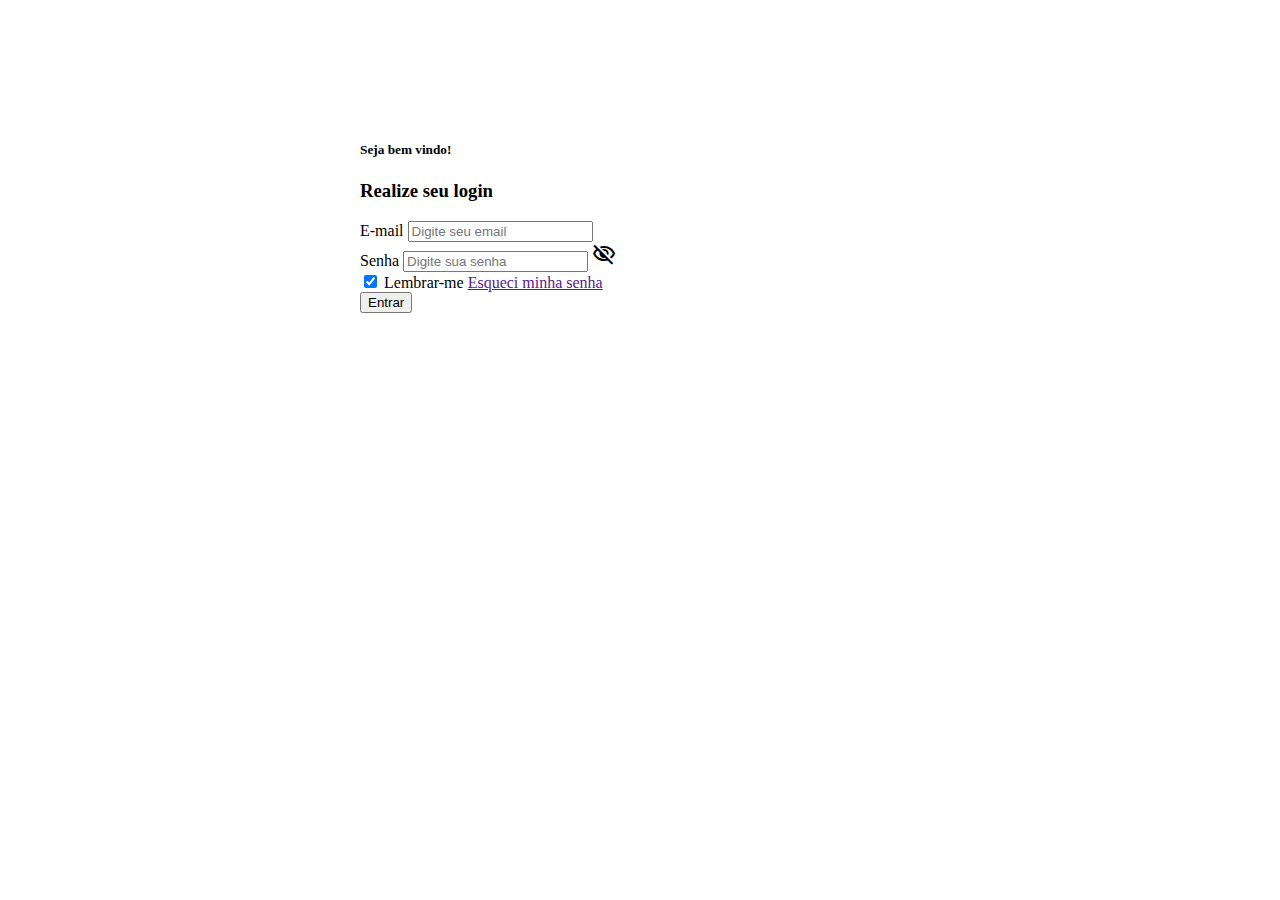
<file: html/index.html>
<!DOCTYPE html>
<html lang="pt-BR">
<head>
    <meta charset="UTF-8">
    <meta name="viewport" content="width=device-width, initial-scale=1.0">
    <link rel="stylesheet" href="../css/styles.css">
    <link rel="stylesheet" href="https://fonts.googleapis.com/css2?family=Material+Symbols+Outlined:opsz,wght,FILL,GRAD@20..48,100..700,0..1,-50..200" />
    <script src="../javascript/principal.js"></script>
    <title>Mentorclass</title>
</head>
<body>
    <form class="form">
        <div class="field">
            <h5>Seja bem vindo!</h4>
            <h3>Realize seu login</h1>
        </div>
        <div class="field">
            <label for="email">E-mail</label>
            <input type="email" placeholder="Digite seu email" >
        </div>
        <div class="field">
            <label for="password">Senha</label>
            <input type="password" placeholder="Digite sua senha" >
            <span class="material-symbols-outlined">visibility_off</span>
        </div>
        <div class="footer">
            <input type="checkbox" id="lembrar" name="lembrar" checked>
            <label for="lembrar">Lembrar-me</label>
            <a href="">Esqueci minha senha</a>
        </div>
        <div class="field">
            <button type="submit">Entrar</button>
        </div>
    </form>
</body>
</html>
</file>
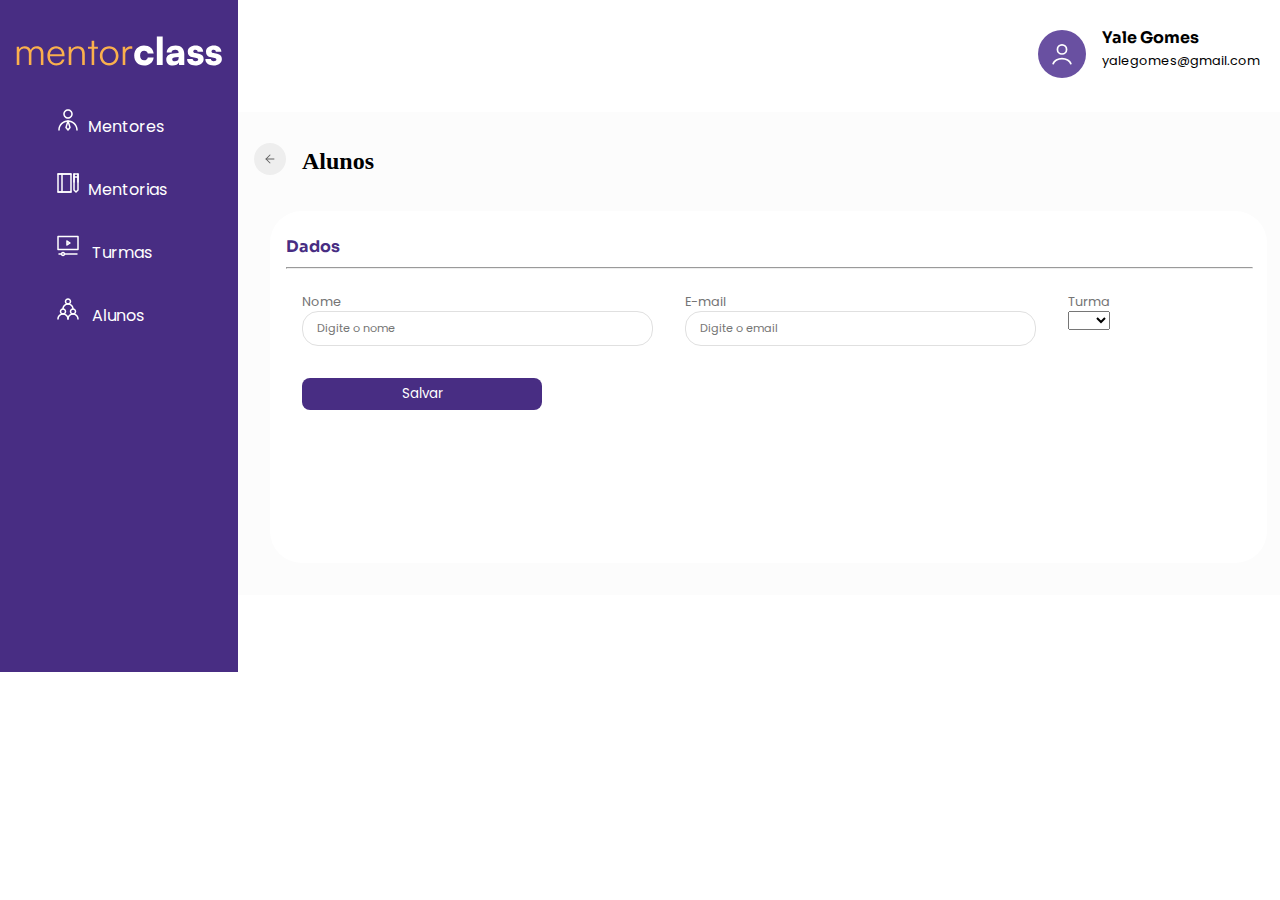
<file: html/cadastroAluno.html>
<!DOCTYPE html>
<html lang="pt-BR">
<head>
    <meta charset="UTF-8">
    <meta name="viewport" content="width=device-width, initial-scale=1.0">
    <script src="../javascript/cadastraAlunos.js" defer></script>
    <link rel="stylesheet" href="../css/stylecadastrar.css">
    <title>Cadastro de aluno</title>
</head>
<body>
    <aside class="menu">
        <h2><svg width="206" height="30" viewBox="0 0 206 30" fill="none" xmlns="http://www.w3.org/2000/svg">
            <path d="M3.34929 29V17.6185C3.34929 14.8111 5.20826 12.5348 8.28126 12.5348C11.0507 12.5348 12.8338 14.3559 12.8338 17.4668V29H15.4136V17.6565C15.4136 14.8111 17.2347 12.4969 20.3077 12.4969C23.1151 12.4969 24.8603 14.3559 24.8603 17.5047V29H27.4021V16.9736C27.4021 12.7245 24.7844 10.1447 20.8009 10.1447C17.8417 10.1447 15.6033 11.6622 14.7687 14.0523C13.8961 11.6622 11.7336 10.1447 8.85033 10.1447C6.27053 10.1447 4.22187 11.3208 3.31135 13.2556L3.00784 10.6379H0.731551V29H3.34929ZM40.3693 29.4553C44.6942 29.4553 47.5396 27.3687 48.526 23.499H46.0221C45.3392 25.927 43.4043 27.2169 40.4072 27.2169C36.4616 27.2169 34.1095 24.6371 33.9198 20.1604H48.526V18.8705C48.526 13.673 45.1495 10.1447 40.1796 10.1447C34.9441 10.1447 31.3779 14.0903 31.3779 19.819C31.3779 25.5856 34.982 29.4553 40.3693 29.4553ZM40.1796 12.3831C43.632 12.3831 45.9083 14.7352 45.9083 18.2635H33.9957C34.4509 14.6594 36.7272 12.3831 40.1796 12.3831ZM55.3291 29V19.4016C55.3291 15.2664 57.4536 12.5348 61.2095 12.5348C64.2446 12.5348 66.1794 14.0523 66.1794 18.3394V29H68.7971V17.7703C68.7971 13.1418 66.7105 10.1447 61.6648 10.1447C59.0091 10.1447 56.581 11.4725 55.367 13.8247L54.9876 10.6379H52.7113V29H55.3291ZM78.2257 29V12.8383H81.9057V10.6379H78.2257V4.83336H75.6459V10.6379H71.9659V12.8383H75.6459V29H78.2257ZM83.8393 19.819C83.8393 25.3959 87.7849 29.4553 93.1721 29.4553C98.5594 29.4553 102.505 25.3959 102.505 19.819C102.505 14.2041 98.5594 10.1447 93.1721 10.1447C87.7849 10.1447 83.8393 14.2041 83.8393 19.819ZM86.495 19.781C86.495 15.5319 89.2266 12.4969 93.1721 12.4969C97.0798 12.4969 99.8493 15.5319 99.8493 19.781C99.8493 24.106 97.0798 27.1031 93.1721 27.1031C89.2266 27.1031 86.495 24.106 86.495 19.781ZM116.29 10.4103C115.645 10.2585 115.152 10.2206 114.583 10.2206C112.003 10.2206 110.068 11.5105 109.347 13.4833L109.158 10.6379H106.692V29H109.31V18.5291C109.31 15.0387 111.472 12.7624 114.849 12.7624H116.29V10.4103Z" fill="#FBB04D"/>
            <path d="M118.215 19.4396C118.215 25.5097 122.084 29.4932 128.079 29.4932C133.39 29.4932 137.26 26.2305 137.639 21.4503H131.759C131.379 23.3093 130.127 24.2577 128.079 24.2577C125.575 24.2577 124.095 22.4746 124.095 19.4396C124.095 16.5183 125.688 14.6594 128.154 14.6594C130.165 14.6594 131.341 15.5699 131.759 17.4668H137.639C137.26 12.4969 133.542 9.42388 127.927 9.42388C122.236 9.42388 118.215 13.5971 118.215 19.4396ZM146.681 29V0.39459H140.839V29H146.681ZM156.793 29.4932C159.638 29.4932 162.142 28.2412 162.749 26.4961L163.128 29H168.288V17.922C168.288 12.4969 165.177 9.42388 159.676 9.42388C154.251 9.42388 150.723 12.2313 150.723 16.5183H155.579C155.579 14.8111 156.907 13.8627 159.373 13.8627C161.459 13.8627 162.597 14.849 162.597 16.708V17.0115L157.286 17.4288C152.733 17.7703 150.267 19.9328 150.267 23.4231C150.267 27.141 152.771 29.4932 156.793 29.4932ZM158.841 25.1682C157.058 25.1682 156.224 24.5233 156.224 23.1575C156.224 21.9435 157.134 21.3744 159.676 21.1468L162.635 20.8812V21.9056C162.635 24.068 161.08 25.1682 158.841 25.1682ZM171.113 23.0058C171.113 26.8375 174.262 29.4932 179.269 29.4932C184.201 29.4932 187.654 27.0272 187.654 22.9678C187.654 19.9328 185.946 18.4911 182.836 17.8082L179.307 17.0495C177.979 16.746 177.259 16.2528 177.259 15.3802C177.259 14.3559 178.093 13.673 179.421 13.673C180.825 13.673 181.622 14.5455 181.622 15.8354H187.161C187.161 12.0037 184.088 9.42388 179.687 9.42388C175.134 9.42388 171.758 11.7002 171.758 15.6457C171.758 18.9843 173.465 20.5018 176.955 21.2606L180.445 22.0194C181.849 22.3229 182.153 22.9299 182.153 23.499C182.153 24.4854 181.318 25.1303 179.497 25.1303C177.714 25.1303 176.727 24.3336 176.652 23.0058H171.113ZM189.341 23.0058C189.341 26.8375 192.49 29.4932 197.497 29.4932C202.429 29.4932 205.882 27.0272 205.882 22.9678C205.882 19.9328 204.175 18.4911 201.064 17.8082L197.535 17.0495C196.208 16.746 195.487 16.2528 195.487 15.3802C195.487 14.3559 196.321 13.673 197.649 13.673C199.053 13.673 199.85 14.5455 199.85 15.8354H205.389C205.389 12.0037 202.316 9.42388 197.915 9.42388C193.362 9.42388 189.986 11.7002 189.986 15.6457C189.986 18.9843 191.693 20.5018 195.183 21.2606L198.674 22.0194C200.077 22.3229 200.381 22.9299 200.381 23.499C200.381 24.4854 199.546 25.1303 197.725 25.1303C195.942 25.1303 194.956 24.3336 194.88 23.0058H189.341Z" fill="white"/>
            </svg>
        </h2>
        <nav>
            <nav>
                <ul>
                    <li><svg width="24" height="24" viewBox="0 0 24 24" fill="none" xmlns="http://www.w3.org/2000/svg">
                        <path fill-rule="evenodd" clip-rule="evenodd" d="M12 2.75C10.2051 2.75 8.75 4.20507 8.75 6C8.75 7.79493 10.2051 9.25 12 9.25C13.7949 9.25 15.25 7.79493 15.25 6C15.25 4.20507 13.7949 2.75 12 2.75ZM7.25 6C7.25 3.37665 9.37665 1.25 12 1.25C14.6234 1.25 16.75 3.37665 16.75 6C16.75 8.62335 14.6234 10.75 12 10.75C9.37665 10.75 7.25 8.62335 7.25 6Z" fill="white"/>
                        <path fill-rule="evenodd" clip-rule="evenodd" d="M2.25 22C2.25 16.6152 6.61524 12.25 12 12.25C17.3848 12.25 21.75 16.6152 21.75 22C21.75 22.4142 21.4142 22.75 21 22.75C20.5858 22.75 20.25 22.4142 20.25 22C20.25 17.4437 16.5563 13.75 12 13.75C7.44366 13.75 3.75 17.4437 3.75 22C3.75 22.4142 3.41421 22.75 3 22.75C2.58579 22.75 2.25 22.4142 2.25 22Z" fill="white"/>
                        <path fill-rule="evenodd" clip-rule="evenodd" d="M12 12.25C12.3293 12.25 12.62 12.4647 12.7168 12.7794L14.7168 19.2794C14.7898 19.5167 14.7407 19.7747 14.5857 19.9685L12.5857 22.4685C12.4433 22.6464 12.2278 22.75 12 22.75C11.7722 22.75 11.5567 22.6464 11.4144 22.4685L9.41436 19.9685C9.25929 19.7747 9.21017 19.5167 9.28317 19.2794L11.2832 12.7794C11.38 12.4647 11.6708 12.25 12 12.25ZM10.8335 19.3413L12 20.7994L13.1665 19.3413L12 15.5503L10.8335 19.3413Z" fill="white"/>
                        </svg><a href="mentores.html">Mentores</a>
                    </li>
                    <li><svg width="24" height="24" viewBox="0 0 24 24" fill="none" xmlns="http://www.w3.org/2000/svg">
                        <path fill-rule="evenodd" clip-rule="evenodd" d="M1.25 3C1.25 2.58579 1.58579 2.25 2 2.25H15C15.4142 2.25 15.75 2.58579 15.75 3V21C15.75 21.4142 15.4142 21.75 15 21.75H2C1.58579 21.75 1.25 21.4142 1.25 21V3ZM2.75 3.75V20.25H14.25V3.75H2.75Z" fill="white"/>
                        <path fill-rule="evenodd" clip-rule="evenodd" d="M6 2.25C6.41421 2.25 6.75 2.58579 6.75 3V21C6.75 21.4142 6.41421 21.75 6 21.75C5.58579 21.75 5.25 21.4142 5.25 21V3C5.25 2.58579 5.58579 2.25 6 2.25Z" fill="white"/>
                        <path fill-rule="evenodd" clip-rule="evenodd" d="M17.25 3C17.25 2.58579 17.5858 2.25 18 2.25H22C22.4142 2.25 22.75 2.58579 22.75 3V19C22.75 19.1989 22.671 19.3897 22.5303 19.5303L20.5303 21.5303C20.2374 21.8232 19.7626 21.8232 19.4697 21.5303L17.4697 19.5303C17.329 19.3897 17.25 19.1989 17.25 19V3ZM18.75 3.75V18.6893L20 19.9393L21.25 18.6893V3.75H18.75Z" fill="white"/>
                        <path fill-rule="evenodd" clip-rule="evenodd" d="M17.25 6C17.25 5.58579 17.5858 5.25 18 5.25H22C22.4142 5.25 22.75 5.58579 22.75 6C22.75 6.41421 22.4142 6.75 22 6.75H18C17.5858 6.75 17.25 6.41421 17.25 6Z" fill="white"/>
                        <path fill-rule="evenodd" clip-rule="evenodd" d="M1.25 3C1.25 2.58579 1.58579 2.25 2 2.25H15C15.4142 2.25 15.75 2.58579 15.75 3C15.75 3.41421 15.4142 3.75 15 3.75H2C1.58579 3.75 1.25 3.41421 1.25 3Z" fill="white"/>
                        <path fill-rule="evenodd" clip-rule="evenodd" d="M1.25 21C1.25 20.5858 1.58579 20.25 2 20.25H15C15.4142 20.25 15.75 20.5858 15.75 21C15.75 21.4142 15.4142 21.75 15 21.75H2C1.58579 21.75 1.25 21.4142 1.25 21Z" fill="white"/>
                        <path fill-rule="evenodd" clip-rule="evenodd" d="M18 2.25C18.4142 2.25 18.75 2.58579 18.75 3V11C18.75 11.4142 18.4142 11.75 18 11.75C17.5858 11.75 17.25 11.4142 17.25 11V3C17.25 2.58579 17.5858 2.25 18 2.25Z" fill="white"/>
                        <path fill-rule="evenodd" clip-rule="evenodd" d="M22 2.25C22.4142 2.25 22.75 2.58579 22.75 3V11C22.75 11.4142 22.4142 11.75 22 11.75C21.5858 11.75 21.25 11.4142 21.25 11V3C21.25 2.58579 21.5858 2.25 22 2.25Z" fill="white"/>
                        </svg><a href="mentoria.html">Mentorias</a>
                    </li>
                    <li><svg width="24" height="24" viewBox="0 0 24 24" fill="none" xmlns="http://www.w3.org/2000/svg">
                        <path fill-rule="evenodd" clip-rule="evenodd" d="M1.25 2.5C1.25 2.08579 1.58579 1.75 2 1.75H22C22.4142 1.75 22.75 2.08579 22.75 2.5V15.5C22.75 15.9142 22.4142 16.25 22 16.25H2C1.58579 16.25 1.25 15.9142 1.25 15.5V2.5ZM2.75 3.25V14.75H21.25V3.25H2.75Z" fill="white"/>
                        <path fill-rule="evenodd" clip-rule="evenodd" d="M10.6461 6.33875C10.89 6.20823 11.1859 6.22254 11.416 6.37596L14.416 8.37596C14.6247 8.51506 14.75 8.74924 14.75 9C14.75 9.25077 14.6247 9.48494 14.416 9.62404L11.416 11.624C11.1859 11.7775 10.89 11.7918 10.6461 11.6613C10.4022 11.5307 10.25 11.2766 10.25 11V7C10.25 6.7234 10.4022 6.46926 10.6461 6.33875ZM11.75 8.40139V9.59861L12.6479 9L11.75 8.40139Z" fill="white"/>
                        <path fill-rule="evenodd" clip-rule="evenodd" d="M2.25 20C2.25 19.5858 2.58579 19.25 3 19.25H5.5C5.91421 19.25 6.25 19.5858 6.25 20C6.25 20.4142 5.91421 20.75 5.5 20.75H3C2.58579 20.75 2.25 20.4142 2.25 20Z" fill="white"/>
                        <path fill-rule="evenodd" clip-rule="evenodd" d="M7.75 20C7.75 19.5858 8.08579 19.25 8.5 19.25H21C21.4142 19.25 21.75 19.5858 21.75 20C21.75 20.4142 21.4142 20.75 21 20.75H8.5C8.08579 20.75 7.75 20.4142 7.75 20Z" fill="white"/>
                        <path fill-rule="evenodd" clip-rule="evenodd" d="M7 19.25C6.58576 19.25 6.25 19.5858 6.25 20C6.25 20.4142 6.58576 20.75 7 20.75C7.41424 20.75 7.75 20.4142 7.75 20C7.75 19.5858 7.41424 19.25 7 19.25ZM4.75 20C4.75 18.7573 5.75734 17.75 7 17.75C8.24266 17.75 9.25 18.7573 9.25 20C9.25 21.2427 8.24266 22.25 7 22.25C5.75734 22.25 4.75 21.2427 4.75 20Z" fill="white"/>
                        </svg>
                        <a href="turmas.html">Turmas</a>
                    </li>
                    <li><svg width="24" height="24" viewBox="0 0 24 24" fill="none" xmlns="http://www.w3.org/2000/svg">
                        <path fill-rule="evenodd" clip-rule="evenodd" d="M7 12.75C6.0335 12.75 5.25 13.5335 5.25 14.5C5.25 15.4665 6.0335 16.25 7 16.25C7.9665 16.25 8.75 15.4665 8.75 14.5C8.75 13.5335 7.9665 12.75 7 12.75ZM3.75 14.5C3.75 12.7051 5.20507 11.25 7 11.25C8.79493 11.25 10.25 12.7051 10.25 14.5C10.25 16.2949 8.79493 17.75 7 17.75C5.20507 17.75 3.75 16.2949 3.75 14.5Z" fill="white"/>
                        <path fill-rule="evenodd" clip-rule="evenodd" d="M17 12.75C16.0335 12.75 15.25 13.5335 15.25 14.5C15.25 15.4665 16.0335 16.25 17 16.25C17.9665 16.25 18.75 15.4665 18.75 14.5C18.75 13.5335 17.9665 12.75 17 12.75ZM13.75 14.5C13.75 12.7051 15.2051 11.25 17 11.25C18.7949 11.25 20.25 12.7051 20.25 14.5C20.25 16.2949 18.7949 17.75 17 17.75C15.2051 17.75 13.75 16.2949 13.75 14.5Z" fill="white"/>
                        <path fill-rule="evenodd" clip-rule="evenodd" d="M12 2.75C11.0335 2.75 10.25 3.5335 10.25 4.5C10.25 5.4665 11.0335 6.25 12 6.25C12.9665 6.25 13.75 5.4665 13.75 4.5C13.75 3.5335 12.9665 2.75 12 2.75ZM8.75 4.5C8.75 2.70507 10.2051 1.25 12 1.25C13.7949 1.25 15.25 2.70507 15.25 4.5C15.25 6.29493 13.7949 7.75 12 7.75C10.2051 7.75 8.75 6.29493 8.75 4.5Z" fill="white"/>
                        <path fill-rule="evenodd" clip-rule="evenodd" d="M1.25 22C1.25 18.8244 3.82436 16.25 7 16.25C10.1756 16.25 12.75 18.8244 12.75 22C12.75 22.4142 12.4142 22.75 12 22.75C11.5858 22.75 11.25 22.4142 11.25 22C11.25 19.6528 9.34719 17.75 7 17.75C4.65279 17.75 2.75 19.6528 2.75 22C2.75 22.4142 2.41421 22.75 2 22.75C1.58579 22.75 1.25 22.4142 1.25 22Z" fill="white"/>
                        <path fill-rule="evenodd" clip-rule="evenodd" d="M11.25 22C11.25 18.8244 13.8244 16.25 17 16.25C20.1756 16.25 22.75 18.8244 22.75 22C22.75 22.4142 22.4142 22.75 22 22.75C21.5858 22.75 21.25 22.4142 21.25 22C21.25 19.6528 19.3472 17.75 17 17.75C14.6528 17.75 12.75 19.6528 12.75 22C12.75 22.4142 12.4142 22.75 12 22.75C11.5858 22.75 11.25 22.4142 11.25 22Z" fill="white"/>
                        <path fill-rule="evenodd" clip-rule="evenodd" d="M6.25 12C6.25 8.82439 8.82439 6.25 12 6.25C15.1756 6.25 17.75 8.82439 17.75 12C17.75 12.4142 17.4142 12.75 17 12.75C16.5858 12.75 16.25 12.4142 16.25 12C16.25 9.65281 14.3472 7.75 12 7.75C9.65281 7.75 7.75 9.65281 7.75 12C7.75 12.4142 7.41421 12.75 7 12.75C6.58579 12.75 6.25 12.4142 6.25 12Z" fill="white"/>
                        </svg>
                        <a href="alunos.html">Alunos</a>
                    </li>
                </ul>
        </nav>
    </aside>
    <div class="container">
        <section class="cabecalho">
            <span>
                <svg width="56" height="56" viewBox="0 0 56 56" fill="none" xmlns="http://www.w3.org/2000/svg">
                <circle cx="28" cy="28" r="28" fill="#6950A1"/>
                <path d="M38.3031 39.2628C37.6954 37.5617 36.3562 36.0586 34.4934 34.9865C32.6305 33.9144 30.348 33.3333 27.9999 33.3333C25.6518 33.3333 23.3693 33.9144 21.5065 34.9865C19.6436 36.0586 18.3044 37.5617 17.6967 39.2628" stroke="white" stroke-width="2" stroke-linecap="round"/>
                <ellipse cx="28.0001" cy="22.6667" rx="5.33333" ry="5.33333" stroke="white" stroke-width="2" stroke-linecap="round"/>
                </svg>
            </span>
            <div class="logo">
                <h4>Yale Gomes</h4>
                <p>yalegomes@gmail.com</p>
            </div>
        </section>
        <div class="card_form">
            <section class="body">
                <a href="alunos.html"><svg width="48" height="48"     viewBox="0 0 48 48" fill="none" xmlns="http://www.w3.org/   2000/svg">
                    <circle cx="24" cy="24" r="24" fill="#EEEEEE"/>
                    <path fill-rule="evenodd" clip-rule="evenodd" d="M17.25 23.9958C17.25 23.5816 17.5858 23.2458 18 23.2458H30C30.4142 23.2458 30.75 23.5816 30.75 23.9958C30.75 24.4101 30.4142 24.7458 30 24.7458H18C17.5858 24.7458 17.25 24.4101 17.25 23.9958Z" fill="#616161"/>
                    <path fill-rule="evenodd" clip-rule="evenodd" d="M24.5303 17.4697C24.8232 17.7626 24.8232 18.2374 24.5303 18.5303L19.0607 24L24.5303 29.4697C24.8232 29.7626 24.8232 30.2374 24.5303 30.5303C24.2374 30.8232 23.7626 30.8232 23.4697 30.5303L17.4697 24.5303C17.1768 24.2374 17.1768 23.7626 17.4697 23.4697L23.4697 17.4697C23.7626 17.1768 24.2374 17.1768 24.5303 17.4697Z" fill="#616161"/>
                    </svg>
                </a>
                <h2>Alunos</h2>
            </section>
            <div class="formulario">
                <div class="entry">
                    <h3>Dados</h3>
                    <hr>
                </div>
                <form id="form">
                    <div class="card_table">
                        <div class="field">
                            <label for="nome">Nome</label>
                            <input type="text" placeholder="Digite o nome" id="nome" name="nome">
                       </div>
                       <div class="field">
                           <label for="email">E-mail</label>
                           <input type="email" placeholder="Digite o email" id="email" name="email">
                       </div>
                       <div class="field">
                           <label for="turma">Turma</label>
                           <select type="text" id="turma" name="turma"></select>
                       </div>
                    </div>
                    <div class="field">
                        <button type="submit">Salvar</button>
                    </div>
                </form>
        </div>
    </div>
</body>
</html>
</file>
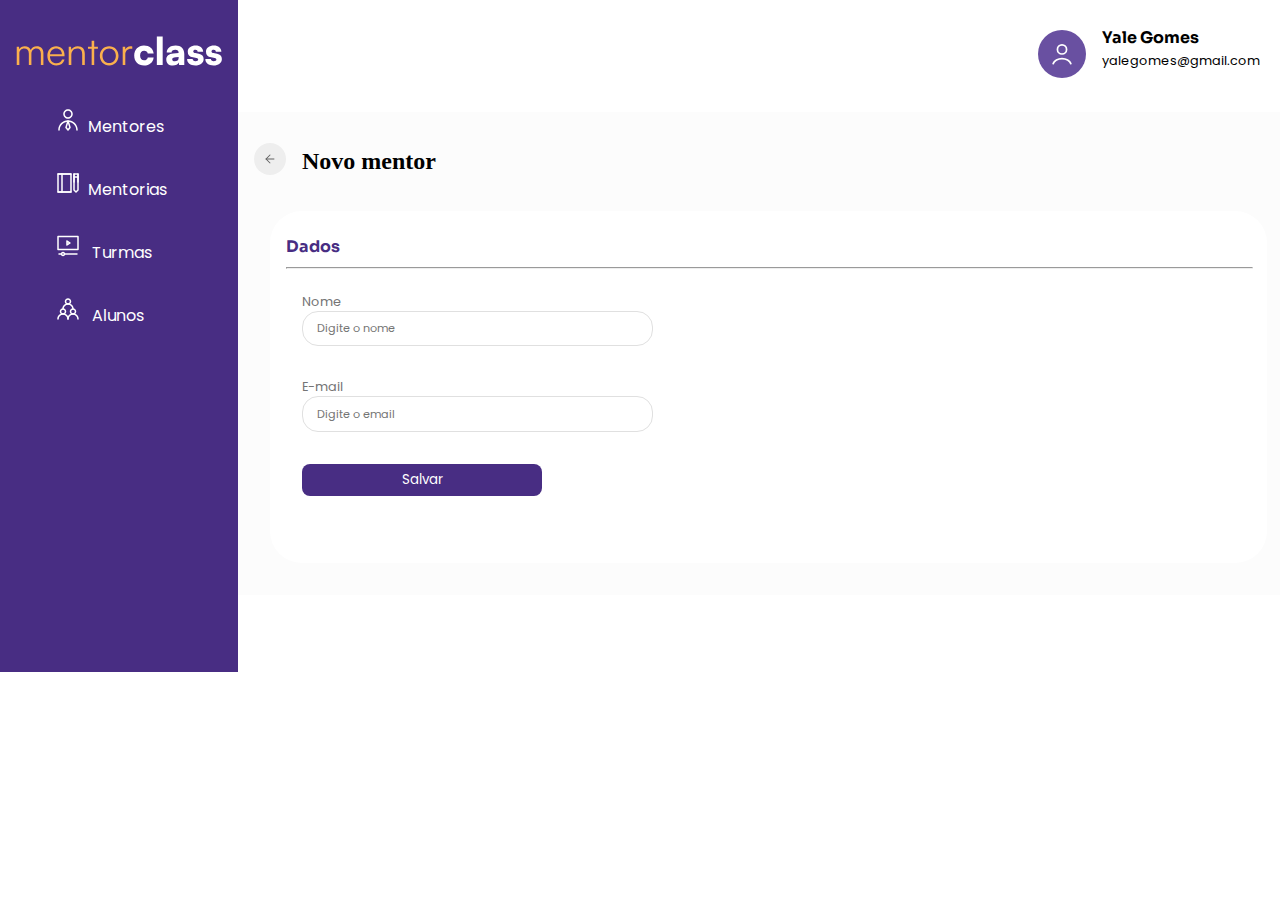
<file: html/cadastroMentor.html>
<!DOCTYPE html>
<html lang="pt-BR">
<head>
    <meta charset="UTF-8">
    <meta name="viewport" content="width=device-width, initial-scale=1.0">
    <link rel="stylesheet" href="../css/stylecadastrar.css">
    <script src="../javascript/cadastraMentor.js" defer></script>
    <title>Document</title>
</head>
<body>
    <aside class="menu">
        <h2><svg width="206" height="30" viewBox="0 0 206 30" fill="none" xmlns="http://www.w3.org/2000/svg">
            <path d="M3.34929 29V17.6185C3.34929 14.8111 5.20826 12.5348 8.28126 12.5348C11.0507 12.5348 12.8338 14.3559 12.8338 17.4668V29H15.4136V17.6565C15.4136 14.8111 17.2347 12.4969 20.3077 12.4969C23.1151 12.4969 24.8603 14.3559 24.8603 17.5047V29H27.4021V16.9736C27.4021 12.7245 24.7844 10.1447 20.8009 10.1447C17.8417 10.1447 15.6033 11.6622 14.7687 14.0523C13.8961 11.6622 11.7336 10.1447 8.85033 10.1447C6.27053 10.1447 4.22187 11.3208 3.31135 13.2556L3.00784 10.6379H0.731551V29H3.34929ZM40.3693 29.4553C44.6942 29.4553 47.5396 27.3687 48.526 23.499H46.0221C45.3392 25.927 43.4043 27.2169 40.4072 27.2169C36.4616 27.2169 34.1095 24.6371 33.9198 20.1604H48.526V18.8705C48.526 13.673 45.1495 10.1447 40.1796 10.1447C34.9441 10.1447 31.3779 14.0903 31.3779 19.819C31.3779 25.5856 34.982 29.4553 40.3693 29.4553ZM40.1796 12.3831C43.632 12.3831 45.9083 14.7352 45.9083 18.2635H33.9957C34.4509 14.6594 36.7272 12.3831 40.1796 12.3831ZM55.3291 29V19.4016C55.3291 15.2664 57.4536 12.5348 61.2095 12.5348C64.2446 12.5348 66.1794 14.0523 66.1794 18.3394V29H68.7971V17.7703C68.7971 13.1418 66.7105 10.1447 61.6648 10.1447C59.0091 10.1447 56.581 11.4725 55.367 13.8247L54.9876 10.6379H52.7113V29H55.3291ZM78.2257 29V12.8383H81.9057V10.6379H78.2257V4.83336H75.6459V10.6379H71.9659V12.8383H75.6459V29H78.2257ZM83.8393 19.819C83.8393 25.3959 87.7849 29.4553 93.1721 29.4553C98.5594 29.4553 102.505 25.3959 102.505 19.819C102.505 14.2041 98.5594 10.1447 93.1721 10.1447C87.7849 10.1447 83.8393 14.2041 83.8393 19.819ZM86.495 19.781C86.495 15.5319 89.2266 12.4969 93.1721 12.4969C97.0798 12.4969 99.8493 15.5319 99.8493 19.781C99.8493 24.106 97.0798 27.1031 93.1721 27.1031C89.2266 27.1031 86.495 24.106 86.495 19.781ZM116.29 10.4103C115.645 10.2585 115.152 10.2206 114.583 10.2206C112.003 10.2206 110.068 11.5105 109.347 13.4833L109.158 10.6379H106.692V29H109.31V18.5291C109.31 15.0387 111.472 12.7624 114.849 12.7624H116.29V10.4103Z" fill="#FBB04D"/>
            <path d="M118.215 19.4396C118.215 25.5097 122.084 29.4932 128.079 29.4932C133.39 29.4932 137.26 26.2305 137.639 21.4503H131.759C131.379 23.3093 130.127 24.2577 128.079 24.2577C125.575 24.2577 124.095 22.4746 124.095 19.4396C124.095 16.5183 125.688 14.6594 128.154 14.6594C130.165 14.6594 131.341 15.5699 131.759 17.4668H137.639C137.26 12.4969 133.542 9.42388 127.927 9.42388C122.236 9.42388 118.215 13.5971 118.215 19.4396ZM146.681 29V0.39459H140.839V29H146.681ZM156.793 29.4932C159.638 29.4932 162.142 28.2412 162.749 26.4961L163.128 29H168.288V17.922C168.288 12.4969 165.177 9.42388 159.676 9.42388C154.251 9.42388 150.723 12.2313 150.723 16.5183H155.579C155.579 14.8111 156.907 13.8627 159.373 13.8627C161.459 13.8627 162.597 14.849 162.597 16.708V17.0115L157.286 17.4288C152.733 17.7703 150.267 19.9328 150.267 23.4231C150.267 27.141 152.771 29.4932 156.793 29.4932ZM158.841 25.1682C157.058 25.1682 156.224 24.5233 156.224 23.1575C156.224 21.9435 157.134 21.3744 159.676 21.1468L162.635 20.8812V21.9056C162.635 24.068 161.08 25.1682 158.841 25.1682ZM171.113 23.0058C171.113 26.8375 174.262 29.4932 179.269 29.4932C184.201 29.4932 187.654 27.0272 187.654 22.9678C187.654 19.9328 185.946 18.4911 182.836 17.8082L179.307 17.0495C177.979 16.746 177.259 16.2528 177.259 15.3802C177.259 14.3559 178.093 13.673 179.421 13.673C180.825 13.673 181.622 14.5455 181.622 15.8354H187.161C187.161 12.0037 184.088 9.42388 179.687 9.42388C175.134 9.42388 171.758 11.7002 171.758 15.6457C171.758 18.9843 173.465 20.5018 176.955 21.2606L180.445 22.0194C181.849 22.3229 182.153 22.9299 182.153 23.499C182.153 24.4854 181.318 25.1303 179.497 25.1303C177.714 25.1303 176.727 24.3336 176.652 23.0058H171.113ZM189.341 23.0058C189.341 26.8375 192.49 29.4932 197.497 29.4932C202.429 29.4932 205.882 27.0272 205.882 22.9678C205.882 19.9328 204.175 18.4911 201.064 17.8082L197.535 17.0495C196.208 16.746 195.487 16.2528 195.487 15.3802C195.487 14.3559 196.321 13.673 197.649 13.673C199.053 13.673 199.85 14.5455 199.85 15.8354H205.389C205.389 12.0037 202.316 9.42388 197.915 9.42388C193.362 9.42388 189.986 11.7002 189.986 15.6457C189.986 18.9843 191.693 20.5018 195.183 21.2606L198.674 22.0194C200.077 22.3229 200.381 22.9299 200.381 23.499C200.381 24.4854 199.546 25.1303 197.725 25.1303C195.942 25.1303 194.956 24.3336 194.88 23.0058H189.341Z" fill="white"/>
            </svg>
        </h2>
        <nav>
            <nav>
                <ul>
                    <li><svg width="24" height="24" viewBox="0 0 24 24" fill="none" xmlns="http://www.w3.org/2000/svg">
                        <path fill-rule="evenodd" clip-rule="evenodd" d="M12 2.75C10.2051 2.75 8.75 4.20507 8.75 6C8.75 7.79493 10.2051 9.25 12 9.25C13.7949 9.25 15.25 7.79493 15.25 6C15.25 4.20507 13.7949 2.75 12 2.75ZM7.25 6C7.25 3.37665 9.37665 1.25 12 1.25C14.6234 1.25 16.75 3.37665 16.75 6C16.75 8.62335 14.6234 10.75 12 10.75C9.37665 10.75 7.25 8.62335 7.25 6Z" fill="white"/>
                        <path fill-rule="evenodd" clip-rule="evenodd" d="M2.25 22C2.25 16.6152 6.61524 12.25 12 12.25C17.3848 12.25 21.75 16.6152 21.75 22C21.75 22.4142 21.4142 22.75 21 22.75C20.5858 22.75 20.25 22.4142 20.25 22C20.25 17.4437 16.5563 13.75 12 13.75C7.44366 13.75 3.75 17.4437 3.75 22C3.75 22.4142 3.41421 22.75 3 22.75C2.58579 22.75 2.25 22.4142 2.25 22Z" fill="white"/>
                        <path fill-rule="evenodd" clip-rule="evenodd" d="M12 12.25C12.3293 12.25 12.62 12.4647 12.7168 12.7794L14.7168 19.2794C14.7898 19.5167 14.7407 19.7747 14.5857 19.9685L12.5857 22.4685C12.4433 22.6464 12.2278 22.75 12 22.75C11.7722 22.75 11.5567 22.6464 11.4144 22.4685L9.41436 19.9685C9.25929 19.7747 9.21017 19.5167 9.28317 19.2794L11.2832 12.7794C11.38 12.4647 11.6708 12.25 12 12.25ZM10.8335 19.3413L12 20.7994L13.1665 19.3413L12 15.5503L10.8335 19.3413Z" fill="white"/>
                        </svg><a href="mentores.html">Mentores</a>
                    </li>
                    <li><svg width="24" height="24" viewBox="0 0 24 24" fill="none" xmlns="http://www.w3.org/2000/svg">
                        <path fill-rule="evenodd" clip-rule="evenodd" d="M1.25 3C1.25 2.58579 1.58579 2.25 2 2.25H15C15.4142 2.25 15.75 2.58579 15.75 3V21C15.75 21.4142 15.4142 21.75 15 21.75H2C1.58579 21.75 1.25 21.4142 1.25 21V3ZM2.75 3.75V20.25H14.25V3.75H2.75Z" fill="white"/>
                        <path fill-rule="evenodd" clip-rule="evenodd" d="M6 2.25C6.41421 2.25 6.75 2.58579 6.75 3V21C6.75 21.4142 6.41421 21.75 6 21.75C5.58579 21.75 5.25 21.4142 5.25 21V3C5.25 2.58579 5.58579 2.25 6 2.25Z" fill="white"/>
                        <path fill-rule="evenodd" clip-rule="evenodd" d="M17.25 3C17.25 2.58579 17.5858 2.25 18 2.25H22C22.4142 2.25 22.75 2.58579 22.75 3V19C22.75 19.1989 22.671 19.3897 22.5303 19.5303L20.5303 21.5303C20.2374 21.8232 19.7626 21.8232 19.4697 21.5303L17.4697 19.5303C17.329 19.3897 17.25 19.1989 17.25 19V3ZM18.75 3.75V18.6893L20 19.9393L21.25 18.6893V3.75H18.75Z" fill="white"/>
                        <path fill-rule="evenodd" clip-rule="evenodd" d="M17.25 6C17.25 5.58579 17.5858 5.25 18 5.25H22C22.4142 5.25 22.75 5.58579 22.75 6C22.75 6.41421 22.4142 6.75 22 6.75H18C17.5858 6.75 17.25 6.41421 17.25 6Z" fill="white"/>
                        <path fill-rule="evenodd" clip-rule="evenodd" d="M1.25 3C1.25 2.58579 1.58579 2.25 2 2.25H15C15.4142 2.25 15.75 2.58579 15.75 3C15.75 3.41421 15.4142 3.75 15 3.75H2C1.58579 3.75 1.25 3.41421 1.25 3Z" fill="white"/>
                        <path fill-rule="evenodd" clip-rule="evenodd" d="M1.25 21C1.25 20.5858 1.58579 20.25 2 20.25H15C15.4142 20.25 15.75 20.5858 15.75 21C15.75 21.4142 15.4142 21.75 15 21.75H2C1.58579 21.75 1.25 21.4142 1.25 21Z" fill="white"/>
                        <path fill-rule="evenodd" clip-rule="evenodd" d="M18 2.25C18.4142 2.25 18.75 2.58579 18.75 3V11C18.75 11.4142 18.4142 11.75 18 11.75C17.5858 11.75 17.25 11.4142 17.25 11V3C17.25 2.58579 17.5858 2.25 18 2.25Z" fill="white"/>
                        <path fill-rule="evenodd" clip-rule="evenodd" d="M22 2.25C22.4142 2.25 22.75 2.58579 22.75 3V11C22.75 11.4142 22.4142 11.75 22 11.75C21.5858 11.75 21.25 11.4142 21.25 11V3C21.25 2.58579 21.5858 2.25 22 2.25Z" fill="white"/>
                        </svg><a href="mentoria.html">Mentorias</a>
                    </li>
                    <li><svg width="24" height="24" viewBox="0 0 24 24" fill="none" xmlns="http://www.w3.org/2000/svg">
                        <path fill-rule="evenodd" clip-rule="evenodd" d="M1.25 2.5C1.25 2.08579 1.58579 1.75 2 1.75H22C22.4142 1.75 22.75 2.08579 22.75 2.5V15.5C22.75 15.9142 22.4142 16.25 22 16.25H2C1.58579 16.25 1.25 15.9142 1.25 15.5V2.5ZM2.75 3.25V14.75H21.25V3.25H2.75Z" fill="white"/>
                        <path fill-rule="evenodd" clip-rule="evenodd" d="M10.6461 6.33875C10.89 6.20823 11.1859 6.22254 11.416 6.37596L14.416 8.37596C14.6247 8.51506 14.75 8.74924 14.75 9C14.75 9.25077 14.6247 9.48494 14.416 9.62404L11.416 11.624C11.1859 11.7775 10.89 11.7918 10.6461 11.6613C10.4022 11.5307 10.25 11.2766 10.25 11V7C10.25 6.7234 10.4022 6.46926 10.6461 6.33875ZM11.75 8.40139V9.59861L12.6479 9L11.75 8.40139Z" fill="white"/>
                        <path fill-rule="evenodd" clip-rule="evenodd" d="M2.25 20C2.25 19.5858 2.58579 19.25 3 19.25H5.5C5.91421 19.25 6.25 19.5858 6.25 20C6.25 20.4142 5.91421 20.75 5.5 20.75H3C2.58579 20.75 2.25 20.4142 2.25 20Z" fill="white"/>
                        <path fill-rule="evenodd" clip-rule="evenodd" d="M7.75 20C7.75 19.5858 8.08579 19.25 8.5 19.25H21C21.4142 19.25 21.75 19.5858 21.75 20C21.75 20.4142 21.4142 20.75 21 20.75H8.5C8.08579 20.75 7.75 20.4142 7.75 20Z" fill="white"/>
                        <path fill-rule="evenodd" clip-rule="evenodd" d="M7 19.25C6.58576 19.25 6.25 19.5858 6.25 20C6.25 20.4142 6.58576 20.75 7 20.75C7.41424 20.75 7.75 20.4142 7.75 20C7.75 19.5858 7.41424 19.25 7 19.25ZM4.75 20C4.75 18.7573 5.75734 17.75 7 17.75C8.24266 17.75 9.25 18.7573 9.25 20C9.25 21.2427 8.24266 22.25 7 22.25C5.75734 22.25 4.75 21.2427 4.75 20Z" fill="white"/>
                        </svg>
                        <a href="turmas.html">Turmas</a>
                    </li>
                    <li><svg width="24" height="24" viewBox="0 0 24 24" fill="none" xmlns="http://www.w3.org/2000/svg">
                        <path fill-rule="evenodd" clip-rule="evenodd" d="M7 12.75C6.0335 12.75 5.25 13.5335 5.25 14.5C5.25 15.4665 6.0335 16.25 7 16.25C7.9665 16.25 8.75 15.4665 8.75 14.5C8.75 13.5335 7.9665 12.75 7 12.75ZM3.75 14.5C3.75 12.7051 5.20507 11.25 7 11.25C8.79493 11.25 10.25 12.7051 10.25 14.5C10.25 16.2949 8.79493 17.75 7 17.75C5.20507 17.75 3.75 16.2949 3.75 14.5Z" fill="white"/>
                        <path fill-rule="evenodd" clip-rule="evenodd" d="M17 12.75C16.0335 12.75 15.25 13.5335 15.25 14.5C15.25 15.4665 16.0335 16.25 17 16.25C17.9665 16.25 18.75 15.4665 18.75 14.5C18.75 13.5335 17.9665 12.75 17 12.75ZM13.75 14.5C13.75 12.7051 15.2051 11.25 17 11.25C18.7949 11.25 20.25 12.7051 20.25 14.5C20.25 16.2949 18.7949 17.75 17 17.75C15.2051 17.75 13.75 16.2949 13.75 14.5Z" fill="white"/>
                        <path fill-rule="evenodd" clip-rule="evenodd" d="M12 2.75C11.0335 2.75 10.25 3.5335 10.25 4.5C10.25 5.4665 11.0335 6.25 12 6.25C12.9665 6.25 13.75 5.4665 13.75 4.5C13.75 3.5335 12.9665 2.75 12 2.75ZM8.75 4.5C8.75 2.70507 10.2051 1.25 12 1.25C13.7949 1.25 15.25 2.70507 15.25 4.5C15.25 6.29493 13.7949 7.75 12 7.75C10.2051 7.75 8.75 6.29493 8.75 4.5Z" fill="white"/>
                        <path fill-rule="evenodd" clip-rule="evenodd" d="M1.25 22C1.25 18.8244 3.82436 16.25 7 16.25C10.1756 16.25 12.75 18.8244 12.75 22C12.75 22.4142 12.4142 22.75 12 22.75C11.5858 22.75 11.25 22.4142 11.25 22C11.25 19.6528 9.34719 17.75 7 17.75C4.65279 17.75 2.75 19.6528 2.75 22C2.75 22.4142 2.41421 22.75 2 22.75C1.58579 22.75 1.25 22.4142 1.25 22Z" fill="white"/>
                        <path fill-rule="evenodd" clip-rule="evenodd" d="M11.25 22C11.25 18.8244 13.8244 16.25 17 16.25C20.1756 16.25 22.75 18.8244 22.75 22C22.75 22.4142 22.4142 22.75 22 22.75C21.5858 22.75 21.25 22.4142 21.25 22C21.25 19.6528 19.3472 17.75 17 17.75C14.6528 17.75 12.75 19.6528 12.75 22C12.75 22.4142 12.4142 22.75 12 22.75C11.5858 22.75 11.25 22.4142 11.25 22Z" fill="white"/>
                        <path fill-rule="evenodd" clip-rule="evenodd" d="M6.25 12C6.25 8.82439 8.82439 6.25 12 6.25C15.1756 6.25 17.75 8.82439 17.75 12C17.75 12.4142 17.4142 12.75 17 12.75C16.5858 12.75 16.25 12.4142 16.25 12C16.25 9.65281 14.3472 7.75 12 7.75C9.65281 7.75 7.75 9.65281 7.75 12C7.75 12.4142 7.41421 12.75 7 12.75C6.58579 12.75 6.25 12.4142 6.25 12Z" fill="white"/>
                        </svg>
                        <a href="alunos.html">Alunos</a>
                    </li>
                </ul>
        </nav>
    </aside>
    <div class="container">
        <section class="cabecalho">
            <span>
                <svg width="56" height="56" viewBox="0 0 56 56" fill="none" xmlns="http://www.w3.org/2000/svg">
                <circle cx="28" cy="28" r="28" fill="#6950A1"/>
                <path d="M38.3031 39.2628C37.6954 37.5617 36.3562 36.0586 34.4934 34.9865C32.6305 33.9144 30.348 33.3333 27.9999 33.3333C25.6518 33.3333 23.3693 33.9144 21.5065 34.9865C19.6436 36.0586 18.3044 37.5617 17.6967 39.2628" stroke="white" stroke-width="2" stroke-linecap="round"/>
                <ellipse cx="28.0001" cy="22.6667" rx="5.33333" ry="5.33333" stroke="white" stroke-width="2" stroke-linecap="round"/>
                </svg>
            </span>
            <div class="logo">
                <h4>Yale Gomes</h4>
                <p>yalegomes@gmail.com</p>
            </div>
        </section>
        <div class="card_form">
            <section class="body">
                <a href="mentores.html"><svg width="48" height="48" viewBox="0 0 48 48" fill="none" xmlns="http://www.w3.org/2000/svg">
                    <circle cx="24" cy="24" r="24" fill="#EEEEEE"/>
                    <path fill-rule="evenodd" clip-rule="evenodd" d="M17.25 23.9958C17.25 23.5816 17.5858 23.2458 18 23.2458H30C30.4142 23.2458 30.75 23.5816 30.75 23.9958C30.75 24.4101 30.4142 24.7458 30 24.7458H18C17.5858 24.7458 17.25 24.4101 17.25 23.9958Z" fill="#616161"/>
                    <path fill-rule="evenodd" clip-rule="evenodd" d="M24.5303 17.4697C24.8232 17.7626 24.8232 18.2374 24.5303 18.5303L19.0607 24L24.5303 29.4697C24.8232 29.7626 24.8232 30.2374 24.5303 30.5303C24.2374 30.8232 23.7626 30.8232 23.4697 30.5303L17.4697 24.5303C17.1768 24.2374 17.1768 23.7626 17.4697 23.4697L23.4697 17.4697C23.7626 17.1768 24.2374 17.1768 24.5303 17.4697Z" fill="#616161"/>
                    </svg>
                </a>
                <h2>Novo mentor</h2>
            </section>
            <div class="formulario">
                <div class="entry">
                    <h3>Dados</h3>
                    <hr>
                </div>
                <form id="form">
                    <div class="field">
                         <label for="nome">Nome</label>
                         <input type="text" placeholder="Digite o nome" id="nome" name="nome">
                    </div>
                    <div class="field">
                        <label for="email">E-mail</label>
                        <input type="email" placeholder="Digite o email" id="email" name="email">
                    </div>
                    <div class="field">
                        <button type="submit">Salvar</button>
                    </div>
                </form>
            </div>
        </div>
    </div>
</body>
</html>
</file>
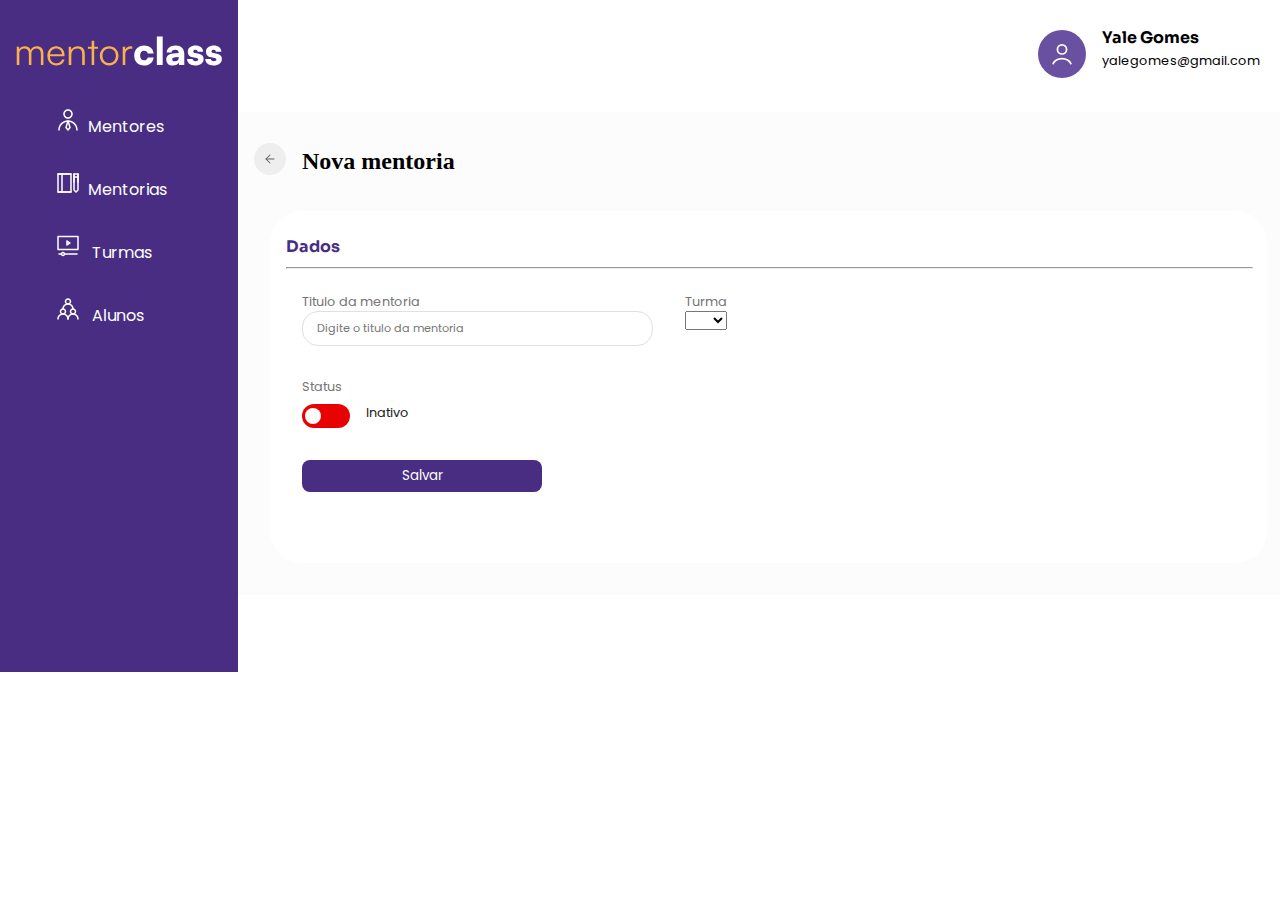
<file: html/cadastroMentoria.html>
<!DOCTYPE html>
<html lang="pt-BR">
<head>
    <meta charset="UTF-8">
    <meta name="viewport" content="width=device-width, initial-scale=1.0">
    <script src="../javascript/cadastraMentoria.js" defer></script>
    <link rel="stylesheet" href="../css/stylecadastrar.css">
    <title>Document</title>
</head>
<body>
    <aside class="menu">
        <h2><svg width="206" height="30" viewBox="0 0 206 30" fill="none" xmlns="http://www.w3.org/2000/svg">
            <path d="M3.34929 29V17.6185C3.34929 14.8111 5.20826 12.5348 8.28126 12.5348C11.0507 12.5348 12.8338 14.3559 12.8338 17.4668V29H15.4136V17.6565C15.4136 14.8111 17.2347 12.4969 20.3077 12.4969C23.1151 12.4969 24.8603 14.3559 24.8603 17.5047V29H27.4021V16.9736C27.4021 12.7245 24.7844 10.1447 20.8009 10.1447C17.8417 10.1447 15.6033 11.6622 14.7687 14.0523C13.8961 11.6622 11.7336 10.1447 8.85033 10.1447C6.27053 10.1447 4.22187 11.3208 3.31135 13.2556L3.00784 10.6379H0.731551V29H3.34929ZM40.3693 29.4553C44.6942 29.4553 47.5396 27.3687 48.526 23.499H46.0221C45.3392 25.927 43.4043 27.2169 40.4072 27.2169C36.4616 27.2169 34.1095 24.6371 33.9198 20.1604H48.526V18.8705C48.526 13.673 45.1495 10.1447 40.1796 10.1447C34.9441 10.1447 31.3779 14.0903 31.3779 19.819C31.3779 25.5856 34.982 29.4553 40.3693 29.4553ZM40.1796 12.3831C43.632 12.3831 45.9083 14.7352 45.9083 18.2635H33.9957C34.4509 14.6594 36.7272 12.3831 40.1796 12.3831ZM55.3291 29V19.4016C55.3291 15.2664 57.4536 12.5348 61.2095 12.5348C64.2446 12.5348 66.1794 14.0523 66.1794 18.3394V29H68.7971V17.7703C68.7971 13.1418 66.7105 10.1447 61.6648 10.1447C59.0091 10.1447 56.581 11.4725 55.367 13.8247L54.9876 10.6379H52.7113V29H55.3291ZM78.2257 29V12.8383H81.9057V10.6379H78.2257V4.83336H75.6459V10.6379H71.9659V12.8383H75.6459V29H78.2257ZM83.8393 19.819C83.8393 25.3959 87.7849 29.4553 93.1721 29.4553C98.5594 29.4553 102.505 25.3959 102.505 19.819C102.505 14.2041 98.5594 10.1447 93.1721 10.1447C87.7849 10.1447 83.8393 14.2041 83.8393 19.819ZM86.495 19.781C86.495 15.5319 89.2266 12.4969 93.1721 12.4969C97.0798 12.4969 99.8493 15.5319 99.8493 19.781C99.8493 24.106 97.0798 27.1031 93.1721 27.1031C89.2266 27.1031 86.495 24.106 86.495 19.781ZM116.29 10.4103C115.645 10.2585 115.152 10.2206 114.583 10.2206C112.003 10.2206 110.068 11.5105 109.347 13.4833L109.158 10.6379H106.692V29H109.31V18.5291C109.31 15.0387 111.472 12.7624 114.849 12.7624H116.29V10.4103Z" fill="#FBB04D"/>
            <path d="M118.215 19.4396C118.215 25.5097 122.084 29.4932 128.079 29.4932C133.39 29.4932 137.26 26.2305 137.639 21.4503H131.759C131.379 23.3093 130.127 24.2577 128.079 24.2577C125.575 24.2577 124.095 22.4746 124.095 19.4396C124.095 16.5183 125.688 14.6594 128.154 14.6594C130.165 14.6594 131.341 15.5699 131.759 17.4668H137.639C137.26 12.4969 133.542 9.42388 127.927 9.42388C122.236 9.42388 118.215 13.5971 118.215 19.4396ZM146.681 29V0.39459H140.839V29H146.681ZM156.793 29.4932C159.638 29.4932 162.142 28.2412 162.749 26.4961L163.128 29H168.288V17.922C168.288 12.4969 165.177 9.42388 159.676 9.42388C154.251 9.42388 150.723 12.2313 150.723 16.5183H155.579C155.579 14.8111 156.907 13.8627 159.373 13.8627C161.459 13.8627 162.597 14.849 162.597 16.708V17.0115L157.286 17.4288C152.733 17.7703 150.267 19.9328 150.267 23.4231C150.267 27.141 152.771 29.4932 156.793 29.4932ZM158.841 25.1682C157.058 25.1682 156.224 24.5233 156.224 23.1575C156.224 21.9435 157.134 21.3744 159.676 21.1468L162.635 20.8812V21.9056C162.635 24.068 161.08 25.1682 158.841 25.1682ZM171.113 23.0058C171.113 26.8375 174.262 29.4932 179.269 29.4932C184.201 29.4932 187.654 27.0272 187.654 22.9678C187.654 19.9328 185.946 18.4911 182.836 17.8082L179.307 17.0495C177.979 16.746 177.259 16.2528 177.259 15.3802C177.259 14.3559 178.093 13.673 179.421 13.673C180.825 13.673 181.622 14.5455 181.622 15.8354H187.161C187.161 12.0037 184.088 9.42388 179.687 9.42388C175.134 9.42388 171.758 11.7002 171.758 15.6457C171.758 18.9843 173.465 20.5018 176.955 21.2606L180.445 22.0194C181.849 22.3229 182.153 22.9299 182.153 23.499C182.153 24.4854 181.318 25.1303 179.497 25.1303C177.714 25.1303 176.727 24.3336 176.652 23.0058H171.113ZM189.341 23.0058C189.341 26.8375 192.49 29.4932 197.497 29.4932C202.429 29.4932 205.882 27.0272 205.882 22.9678C205.882 19.9328 204.175 18.4911 201.064 17.8082L197.535 17.0495C196.208 16.746 195.487 16.2528 195.487 15.3802C195.487 14.3559 196.321 13.673 197.649 13.673C199.053 13.673 199.85 14.5455 199.85 15.8354H205.389C205.389 12.0037 202.316 9.42388 197.915 9.42388C193.362 9.42388 189.986 11.7002 189.986 15.6457C189.986 18.9843 191.693 20.5018 195.183 21.2606L198.674 22.0194C200.077 22.3229 200.381 22.9299 200.381 23.499C200.381 24.4854 199.546 25.1303 197.725 25.1303C195.942 25.1303 194.956 24.3336 194.88 23.0058H189.341Z" fill="white"/>
            </svg>
        </h2>
        <nav>
            <nav>
                <ul>
                    <li><svg width="24" height="24" viewBox="0 0 24 24" fill="none" xmlns="http://www.w3.org/2000/svg">
                        <path fill-rule="evenodd" clip-rule="evenodd" d="M12 2.75C10.2051 2.75 8.75 4.20507 8.75 6C8.75 7.79493 10.2051 9.25 12 9.25C13.7949 9.25 15.25 7.79493 15.25 6C15.25 4.20507 13.7949 2.75 12 2.75ZM7.25 6C7.25 3.37665 9.37665 1.25 12 1.25C14.6234 1.25 16.75 3.37665 16.75 6C16.75 8.62335 14.6234 10.75 12 10.75C9.37665 10.75 7.25 8.62335 7.25 6Z" fill="white"/>
                        <path fill-rule="evenodd" clip-rule="evenodd" d="M2.25 22C2.25 16.6152 6.61524 12.25 12 12.25C17.3848 12.25 21.75 16.6152 21.75 22C21.75 22.4142 21.4142 22.75 21 22.75C20.5858 22.75 20.25 22.4142 20.25 22C20.25 17.4437 16.5563 13.75 12 13.75C7.44366 13.75 3.75 17.4437 3.75 22C3.75 22.4142 3.41421 22.75 3 22.75C2.58579 22.75 2.25 22.4142 2.25 22Z" fill="white"/>
                        <path fill-rule="evenodd" clip-rule="evenodd" d="M12 12.25C12.3293 12.25 12.62 12.4647 12.7168 12.7794L14.7168 19.2794C14.7898 19.5167 14.7407 19.7747 14.5857 19.9685L12.5857 22.4685C12.4433 22.6464 12.2278 22.75 12 22.75C11.7722 22.75 11.5567 22.6464 11.4144 22.4685L9.41436 19.9685C9.25929 19.7747 9.21017 19.5167 9.28317 19.2794L11.2832 12.7794C11.38 12.4647 11.6708 12.25 12 12.25ZM10.8335 19.3413L12 20.7994L13.1665 19.3413L12 15.5503L10.8335 19.3413Z" fill="white"/>
                        </svg><a href="mentores.html">Mentores</a>
                    </li>
                    <li><svg width="24" height="24" viewBox="0 0 24 24" fill="none" xmlns="http://www.w3.org/2000/svg">
                        <path fill-rule="evenodd" clip-rule="evenodd" d="M1.25 3C1.25 2.58579 1.58579 2.25 2 2.25H15C15.4142 2.25 15.75 2.58579 15.75 3V21C15.75 21.4142 15.4142 21.75 15 21.75H2C1.58579 21.75 1.25 21.4142 1.25 21V3ZM2.75 3.75V20.25H14.25V3.75H2.75Z" fill="white"/>
                        <path fill-rule="evenodd" clip-rule="evenodd" d="M6 2.25C6.41421 2.25 6.75 2.58579 6.75 3V21C6.75 21.4142 6.41421 21.75 6 21.75C5.58579 21.75 5.25 21.4142 5.25 21V3C5.25 2.58579 5.58579 2.25 6 2.25Z" fill="white"/>
                        <path fill-rule="evenodd" clip-rule="evenodd" d="M17.25 3C17.25 2.58579 17.5858 2.25 18 2.25H22C22.4142 2.25 22.75 2.58579 22.75 3V19C22.75 19.1989 22.671 19.3897 22.5303 19.5303L20.5303 21.5303C20.2374 21.8232 19.7626 21.8232 19.4697 21.5303L17.4697 19.5303C17.329 19.3897 17.25 19.1989 17.25 19V3ZM18.75 3.75V18.6893L20 19.9393L21.25 18.6893V3.75H18.75Z" fill="white"/>
                        <path fill-rule="evenodd" clip-rule="evenodd" d="M17.25 6C17.25 5.58579 17.5858 5.25 18 5.25H22C22.4142 5.25 22.75 5.58579 22.75 6C22.75 6.41421 22.4142 6.75 22 6.75H18C17.5858 6.75 17.25 6.41421 17.25 6Z" fill="white"/>
                        <path fill-rule="evenodd" clip-rule="evenodd" d="M1.25 3C1.25 2.58579 1.58579 2.25 2 2.25H15C15.4142 2.25 15.75 2.58579 15.75 3C15.75 3.41421 15.4142 3.75 15 3.75H2C1.58579 3.75 1.25 3.41421 1.25 3Z" fill="white"/>
                        <path fill-rule="evenodd" clip-rule="evenodd" d="M1.25 21C1.25 20.5858 1.58579 20.25 2 20.25H15C15.4142 20.25 15.75 20.5858 15.75 21C15.75 21.4142 15.4142 21.75 15 21.75H2C1.58579 21.75 1.25 21.4142 1.25 21Z" fill="white"/>
                        <path fill-rule="evenodd" clip-rule="evenodd" d="M18 2.25C18.4142 2.25 18.75 2.58579 18.75 3V11C18.75 11.4142 18.4142 11.75 18 11.75C17.5858 11.75 17.25 11.4142 17.25 11V3C17.25 2.58579 17.5858 2.25 18 2.25Z" fill="white"/>
                        <path fill-rule="evenodd" clip-rule="evenodd" d="M22 2.25C22.4142 2.25 22.75 2.58579 22.75 3V11C22.75 11.4142 22.4142 11.75 22 11.75C21.5858 11.75 21.25 11.4142 21.25 11V3C21.25 2.58579 21.5858 2.25 22 2.25Z" fill="white"/>
                        </svg><a href="mentoria.html">Mentorias</a>
                    </li>
                    <li><svg width="24" height="24" viewBox="0 0 24 24" fill="none" xmlns="http://www.w3.org/2000/svg">
                        <path fill-rule="evenodd" clip-rule="evenodd" d="M1.25 2.5C1.25 2.08579 1.58579 1.75 2 1.75H22C22.4142 1.75 22.75 2.08579 22.75 2.5V15.5C22.75 15.9142 22.4142 16.25 22 16.25H2C1.58579 16.25 1.25 15.9142 1.25 15.5V2.5ZM2.75 3.25V14.75H21.25V3.25H2.75Z" fill="white"/>
                        <path fill-rule="evenodd" clip-rule="evenodd" d="M10.6461 6.33875C10.89 6.20823 11.1859 6.22254 11.416 6.37596L14.416 8.37596C14.6247 8.51506 14.75 8.74924 14.75 9C14.75 9.25077 14.6247 9.48494 14.416 9.62404L11.416 11.624C11.1859 11.7775 10.89 11.7918 10.6461 11.6613C10.4022 11.5307 10.25 11.2766 10.25 11V7C10.25 6.7234 10.4022 6.46926 10.6461 6.33875ZM11.75 8.40139V9.59861L12.6479 9L11.75 8.40139Z" fill="white"/>
                        <path fill-rule="evenodd" clip-rule="evenodd" d="M2.25 20C2.25 19.5858 2.58579 19.25 3 19.25H5.5C5.91421 19.25 6.25 19.5858 6.25 20C6.25 20.4142 5.91421 20.75 5.5 20.75H3C2.58579 20.75 2.25 20.4142 2.25 20Z" fill="white"/>
                        <path fill-rule="evenodd" clip-rule="evenodd" d="M7.75 20C7.75 19.5858 8.08579 19.25 8.5 19.25H21C21.4142 19.25 21.75 19.5858 21.75 20C21.75 20.4142 21.4142 20.75 21 20.75H8.5C8.08579 20.75 7.75 20.4142 7.75 20Z" fill="white"/>
                        <path fill-rule="evenodd" clip-rule="evenodd" d="M7 19.25C6.58576 19.25 6.25 19.5858 6.25 20C6.25 20.4142 6.58576 20.75 7 20.75C7.41424 20.75 7.75 20.4142 7.75 20C7.75 19.5858 7.41424 19.25 7 19.25ZM4.75 20C4.75 18.7573 5.75734 17.75 7 17.75C8.24266 17.75 9.25 18.7573 9.25 20C9.25 21.2427 8.24266 22.25 7 22.25C5.75734 22.25 4.75 21.2427 4.75 20Z" fill="white"/>
                        </svg>
                        <a href="turmas.html">Turmas</a>
                    </li>
                    <li><svg width="24" height="24" viewBox="0 0 24 24" fill="none" xmlns="http://www.w3.org/2000/svg">
                        <path fill-rule="evenodd" clip-rule="evenodd" d="M7 12.75C6.0335 12.75 5.25 13.5335 5.25 14.5C5.25 15.4665 6.0335 16.25 7 16.25C7.9665 16.25 8.75 15.4665 8.75 14.5C8.75 13.5335 7.9665 12.75 7 12.75ZM3.75 14.5C3.75 12.7051 5.20507 11.25 7 11.25C8.79493 11.25 10.25 12.7051 10.25 14.5C10.25 16.2949 8.79493 17.75 7 17.75C5.20507 17.75 3.75 16.2949 3.75 14.5Z" fill="white"/>
                        <path fill-rule="evenodd" clip-rule="evenodd" d="M17 12.75C16.0335 12.75 15.25 13.5335 15.25 14.5C15.25 15.4665 16.0335 16.25 17 16.25C17.9665 16.25 18.75 15.4665 18.75 14.5C18.75 13.5335 17.9665 12.75 17 12.75ZM13.75 14.5C13.75 12.7051 15.2051 11.25 17 11.25C18.7949 11.25 20.25 12.7051 20.25 14.5C20.25 16.2949 18.7949 17.75 17 17.75C15.2051 17.75 13.75 16.2949 13.75 14.5Z" fill="white"/>
                        <path fill-rule="evenodd" clip-rule="evenodd" d="M12 2.75C11.0335 2.75 10.25 3.5335 10.25 4.5C10.25 5.4665 11.0335 6.25 12 6.25C12.9665 6.25 13.75 5.4665 13.75 4.5C13.75 3.5335 12.9665 2.75 12 2.75ZM8.75 4.5C8.75 2.70507 10.2051 1.25 12 1.25C13.7949 1.25 15.25 2.70507 15.25 4.5C15.25 6.29493 13.7949 7.75 12 7.75C10.2051 7.75 8.75 6.29493 8.75 4.5Z" fill="white"/>
                        <path fill-rule="evenodd" clip-rule="evenodd" d="M1.25 22C1.25 18.8244 3.82436 16.25 7 16.25C10.1756 16.25 12.75 18.8244 12.75 22C12.75 22.4142 12.4142 22.75 12 22.75C11.5858 22.75 11.25 22.4142 11.25 22C11.25 19.6528 9.34719 17.75 7 17.75C4.65279 17.75 2.75 19.6528 2.75 22C2.75 22.4142 2.41421 22.75 2 22.75C1.58579 22.75 1.25 22.4142 1.25 22Z" fill="white"/>
                        <path fill-rule="evenodd" clip-rule="evenodd" d="M11.25 22C11.25 18.8244 13.8244 16.25 17 16.25C20.1756 16.25 22.75 18.8244 22.75 22C22.75 22.4142 22.4142 22.75 22 22.75C21.5858 22.75 21.25 22.4142 21.25 22C21.25 19.6528 19.3472 17.75 17 17.75C14.6528 17.75 12.75 19.6528 12.75 22C12.75 22.4142 12.4142 22.75 12 22.75C11.5858 22.75 11.25 22.4142 11.25 22Z" fill="white"/>
                        <path fill-rule="evenodd" clip-rule="evenodd" d="M6.25 12C6.25 8.82439 8.82439 6.25 12 6.25C15.1756 6.25 17.75 8.82439 17.75 12C17.75 12.4142 17.4142 12.75 17 12.75C16.5858 12.75 16.25 12.4142 16.25 12C16.25 9.65281 14.3472 7.75 12 7.75C9.65281 7.75 7.75 9.65281 7.75 12C7.75 12.4142 7.41421 12.75 7 12.75C6.58579 12.75 6.25 12.4142 6.25 12Z" fill="white"/>
                        </svg>
                        <a href="alunos.html">Alunos</a>
                    </li>
                </ul>
        </nav>
    </aside>
    <div class="container">
        <section class="cabecalho">
            <span>
                <svg width="56" height="56" viewBox="0 0 56 56" fill="none" xmlns="http://www.w3.org/2000/svg">
                <circle cx="28" cy="28" r="28" fill="#6950A1"/>
                <path d="M38.3031 39.2628C37.6954 37.5617 36.3562 36.0586 34.4934 34.9865C32.6305 33.9144 30.348 33.3333 27.9999 33.3333C25.6518 33.3333 23.3693 33.9144 21.5065 34.9865C19.6436 36.0586 18.3044 37.5617 17.6967 39.2628" stroke="white" stroke-width="2" stroke-linecap="round"/>
                <ellipse cx="28.0001" cy="22.6667" rx="5.33333" ry="5.33333" stroke="white" stroke-width="2" stroke-linecap="round"/>
                </svg>
            </span>
            <div class="logo">
                <h4>Yale Gomes</h4>
                <p>yalegomes@gmail.com</p>
            </div>
        </section>
        <div class="card_form">
            <section class="body">
                <a href="mentoria.html"><svg width="48" height="48" viewBox="0 0 48 48" fill="none" xmlns="http://www.w3.org/2000/svg">
                    <circle cx="24" cy="24" r="24" fill="#EEEEEE"/>
                    <path fill-rule="evenodd" clip-rule="evenodd" d="M17.25 23.9958C17.25 23.5816 17.5858 23.2458 18 23.2458H30C30.4142 23.2458 30.75 23.5816 30.75 23.9958C30.75 24.4101 30.4142 24.7458 30 24.7458H18C17.5858 24.7458 17.25 24.4101 17.25 23.9958Z" fill="#616161"/>
                    <path fill-rule="evenodd" clip-rule="evenodd" d="M24.5303 17.4697C24.8232 17.7626 24.8232 18.2374 24.5303 18.5303L19.0607 24L24.5303 29.4697C24.8232 29.7626 24.8232 30.2374 24.5303 30.5303C24.2374 30.8232 23.7626 30.8232 23.4697 30.5303L17.4697 24.5303C17.1768 24.2374 17.1768 23.7626 17.4697 23.4697L23.4697 17.4697C23.7626 17.1768 24.2374 17.1768 24.5303 17.4697Z" fill="#616161"/>
                    </svg>
                </a>
                <h2>Nova mentoria</h2>
            </section>
            <div class="formulario">
                <div class="entry">
                    <h3>Dados</h3>
                    <hr>
                </div>
                <form id="form">
                    <div class="card_table">
                        <div class="field">
                            <label for="titulo">Titulo da mentoria</label>
                            <input type="text" placeholder="Digite o titulo da mentoria" id="titulo" name="titulo">
                       </div>
                       <div class="field">
                           <label for="turma">Turma</label>
                           <select type="text" id="mentor" name="mentor"></select>
                       </div>
                    </div>
                    <div class="field">
                        <label for="status">Status</label>
                            <label class="toggle">
                                <div class="box">
                                    <input type="checkbox"/>
                                    <span class="slider round"></span>
                                    <span id="ativoInativo" class="ativoInativo">Inativo</span>
                                </div>
                            </label>
                    </div>
                    <div class="field">
                        <button type="submit">Salvar</button>
                    </div>
                </form>
        </div>
    </div>
</body>
</html>
</file>
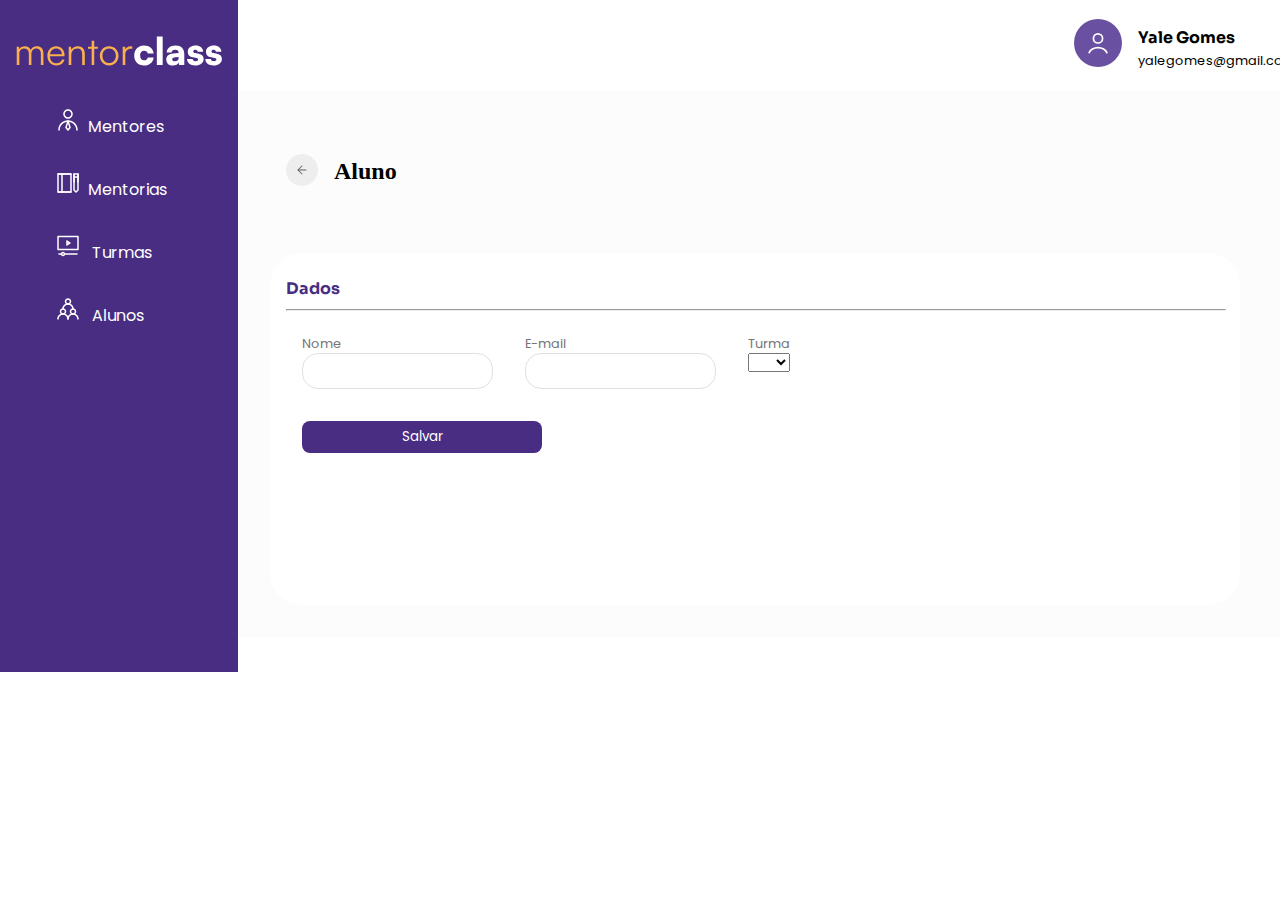
<file: html/editarAluno.html>
<!DOCTYPE html>
<html lang="pt-BR">
<head>
    <meta charset="UTF-8">
    <meta name="viewport" content="width=device-width, initial-scale=1.0">
    <link rel="stylesheet" href="../css/styleEditar.css">
    <script src="../javascript/editarAlunos.js" defer></script>
    <title>Document</title>
</head>
<body>
    <aside class="menu">
        <h2>
            <svg width="206" height="30" viewBox="0 0 206 30" fill="none" xmlns="http://www.w3.org/2000/svg"><path d="M3.34929 29V17.6185C3.34929 14.8111 5.20826 12.5348 8.28126 12.5348C11.0507 12.5348 12.8338 14.3559 12.8338 17.4668V29H15.4136V17.6565C15.4136 14.8111 17.2347 12.4969 20.3077 12.4969C23.1151 12.4969 24.8603 14.3559 24.8603 17.5047V29H27.4021V16.9736C27.4021 12.7245 24.7844 10.1447 20.8009 10.1447C17.8417 10.1447 15.6033 11.6622 14.7687 14.0523C13.8961 11.6622 11.7336 10.1447 8.85033 10.1447C6.27053 10.1447 4.22187 11.3208 3.31135 13.2556L3.00784 10.6379H0.731551V29H3.34929ZM40.3693 29.4553C44.6942 29.4553 47.5396 27.3687 48.526 23.499H46.0221C45.3392 25.927 43.4043 27.2169 40.4072 27.2169C36.4616 27.2169 34.1095 24.6371 33.9198 20.1604H48.526V18.8705C48.526 13.673 45.1495 10.1447 40.1796 10.1447C34.9441 10.1447 31.3779 14.0903 31.3779 19.819C31.3779 25.5856 34.982 29.4553 40.3693 29.4553ZM40.1796 12.3831C43.632 12.3831 45.9083 14.7352 45.9083 18.2635H33.9957C34.4509 14.6594 36.7272 12.3831 40.1796 12.3831ZM55.3291 29V19.4016C55.3291 15.2664 57.4536 12.5348 61.2095 12.5348C64.2446 12.5348 66.1794 14.0523 66.1794 18.3394V29H68.7971V17.7703C68.7971 13.1418 66.7105 10.1447 61.6648 10.1447C59.0091 10.1447 56.581 11.4725 55.367 13.8247L54.9876 10.6379H52.7113V29H55.3291ZM78.2257 29V12.8383H81.9057V10.6379H78.2257V4.83336H75.6459V10.6379H71.9659V12.8383H75.6459V29H78.2257ZM83.8393 19.819C83.8393 25.3959 87.7849 29.4553 93.1721 29.4553C98.5594 29.4553 102.505 25.3959 102.505 19.819C102.505 14.2041 98.5594 10.1447 93.1721 10.1447C87.7849 10.1447 83.8393 14.2041 83.8393 19.819ZM86.495 19.781C86.495 15.5319 89.2266 12.4969 93.1721 12.4969C97.0798 12.4969 99.8493 15.5319 99.8493 19.781C99.8493 24.106 97.0798 27.1031 93.1721 27.1031C89.2266 27.1031 86.495 24.106 86.495 19.781ZM116.29 10.4103C115.645 10.2585 115.152 10.2206 114.583 10.2206C112.003 10.2206 110.068 11.5105 109.347 13.4833L109.158 10.6379H106.692V29H109.31V18.5291C109.31 15.0387 111.472 12.7624 114.849 12.7624H116.29V10.4103Z" fill="#FBB04D"/><path d="M118.215 19.4396C118.215 25.5097 122.084 29.4932 128.079 29.4932C133.39 29.4932 137.26 26.2305 137.639 21.4503H131.759C131.379 23.3093 130.127 24.2577 128.079 24.2577C125.575 24.2577 124.095 22.4746 124.095 19.4396C124.095 16.5183 125.688 14.6594 128.154 14.6594C130.165 14.6594 131.341 15.5699 131.759 17.4668H137.639C137.26 12.4969 133.542 9.42388 127.927 9.42388C122.236 9.42388 118.215 13.5971 118.215 19.4396ZM146.681 29V0.39459H140.839V29H146.681ZM156.793 29.4932C159.638 29.4932 162.142 28.2412 162.749 26.4961L163.128 29H168.288V17.922C168.288 12.4969 165.177 9.42388 159.676 9.42388C154.251 9.42388 150.723 12.2313 150.723 16.5183H155.579C155.579 14.8111 156.907 13.8627 159.373 13.8627C161.459 13.8627 162.597 14.849 162.597 16.708V17.0115L157.286 17.4288C152.733 17.7703 150.267 19.9328 150.267 23.4231C150.267 27.141 152.771 29.4932 156.793 29.4932ZM158.841 25.1682C157.058 25.1682 156.224 24.5233 156.224 23.1575C156.224 21.9435 157.134 21.3744 159.676 21.1468L162.635 20.8812V21.9056C162.635 24.068 161.08 25.1682 158.841 25.1682ZM171.113 23.0058C171.113 26.8375 174.262 29.4932 179.269 29.4932C184.201 29.4932 187.654 27.0272 187.654 22.9678C187.654 19.9328 185.946 18.4911 182.836 17.8082L179.307 17.0495C177.979 16.746 177.259 16.2528 177.259 15.3802C177.259 14.3559 178.093 13.673 179.421 13.673C180.825 13.673 181.622 14.5455 181.622 15.8354H187.161C187.161 12.0037 184.088 9.42388 179.687 9.42388C175.134 9.42388 171.758 11.7002 171.758 15.6457C171.758 18.9843 173.465 20.5018 176.955 21.2606L180.445 22.0194C181.849 22.3229 182.153 22.9299 182.153 23.499C182.153 24.4854 181.318 25.1303 179.497 25.1303C177.714 25.1303 176.727 24.3336 176.652 23.0058H171.113ZM189.341 23.0058C189.341 26.8375 192.49 29.4932 197.497 29.4932C202.429 29.4932 205.882 27.0272 205.882 22.9678C205.882 19.9328 204.175 18.4911 201.064 17.8082L197.535 17.0495C196.208 16.746 195.487 16.2528 195.487 15.3802C195.487 14.3559 196.321 13.673 197.649 13.673C199.053 13.673 199.85 14.5455 199.85 15.8354H205.389C205.389 12.0037 202.316 9.42388 197.915 9.42388C193.362 9.42388 189.986 11.7002 189.986 15.6457C189.986 18.9843 191.693 20.5018 195.183 21.2606L198.674 22.0194C200.077 22.3229 200.381 22.9299 200.381 23.499C200.381 24.4854 199.546 25.1303 197.725 25.1303C195.942 25.1303 194.956 24.3336 194.88 23.0058H189.341Z" fill="white"/></svg>
        </h2>
        <nav>
            <nav>
                <ul>
                    <li><svg width="24" height="24" viewBox="0 0 24 24" fill="none" xmlns="http://www.w3.org/2000/svg">
                        <path fill-rule="evenodd" clip-rule="evenodd" d="M12 2.75C10.2051 2.75 8.75 4.20507 8.75 6C8.75 7.79493 10.2051 9.25 12 9.25C13.7949 9.25 15.25 7.79493 15.25 6C15.25 4.20507 13.7949 2.75 12 2.75ZM7.25 6C7.25 3.37665 9.37665 1.25 12 1.25C14.6234 1.25 16.75 3.37665 16.75 6C16.75 8.62335 14.6234 10.75 12 10.75C9.37665 10.75 7.25 8.62335 7.25 6Z" fill="white"/>
                        <path fill-rule="evenodd" clip-rule="evenodd" d="M2.25 22C2.25 16.6152 6.61524 12.25 12 12.25C17.3848 12.25 21.75 16.6152 21.75 22C21.75 22.4142 21.4142 22.75 21 22.75C20.5858 22.75 20.25 22.4142 20.25 22C20.25 17.4437 16.5563 13.75 12 13.75C7.44366 13.75 3.75 17.4437 3.75 22C3.75 22.4142 3.41421 22.75 3 22.75C2.58579 22.75 2.25 22.4142 2.25 22Z" fill="white"/>
                        <path fill-rule="evenodd" clip-rule="evenodd" d="M12 12.25C12.3293 12.25 12.62 12.4647 12.7168 12.7794L14.7168 19.2794C14.7898 19.5167 14.7407 19.7747 14.5857 19.9685L12.5857 22.4685C12.4433 22.6464 12.2278 22.75 12 22.75C11.7722 22.75 11.5567 22.6464 11.4144 22.4685L9.41436 19.9685C9.25929 19.7747 9.21017 19.5167 9.28317 19.2794L11.2832 12.7794C11.38 12.4647 11.6708 12.25 12 12.25ZM10.8335 19.3413L12 20.7994L13.1665 19.3413L12 15.5503L10.8335 19.3413Z" fill="white"/>
                        </svg><a href="mentores.html">Mentores</a>
                    </li>
                    <li><svg width="24" height="24" viewBox="0 0 24 24" fill="none" xmlns="http://www.w3.org/2000/svg">
                        <path fill-rule="evenodd" clip-rule="evenodd" d="M1.25 3C1.25 2.58579 1.58579 2.25 2 2.25H15C15.4142 2.25 15.75 2.58579 15.75 3V21C15.75 21.4142 15.4142 21.75 15 21.75H2C1.58579 21.75 1.25 21.4142 1.25 21V3ZM2.75 3.75V20.25H14.25V3.75H2.75Z" fill="white"/>
                        <path fill-rule="evenodd" clip-rule="evenodd" d="M6 2.25C6.41421 2.25 6.75 2.58579 6.75 3V21C6.75 21.4142 6.41421 21.75 6 21.75C5.58579 21.75 5.25 21.4142 5.25 21V3C5.25 2.58579 5.58579 2.25 6 2.25Z" fill="white"/>
                        <path fill-rule="evenodd" clip-rule="evenodd" d="M17.25 3C17.25 2.58579 17.5858 2.25 18 2.25H22C22.4142 2.25 22.75 2.58579 22.75 3V19C22.75 19.1989 22.671 19.3897 22.5303 19.5303L20.5303 21.5303C20.2374 21.8232 19.7626 21.8232 19.4697 21.5303L17.4697 19.5303C17.329 19.3897 17.25 19.1989 17.25 19V3ZM18.75 3.75V18.6893L20 19.9393L21.25 18.6893V3.75H18.75Z" fill="white"/>
                        <path fill-rule="evenodd" clip-rule="evenodd" d="M17.25 6C17.25 5.58579 17.5858 5.25 18 5.25H22C22.4142 5.25 22.75 5.58579 22.75 6C22.75 6.41421 22.4142 6.75 22 6.75H18C17.5858 6.75 17.25 6.41421 17.25 6Z" fill="white"/>
                        <path fill-rule="evenodd" clip-rule="evenodd" d="M1.25 3C1.25 2.58579 1.58579 2.25 2 2.25H15C15.4142 2.25 15.75 2.58579 15.75 3C15.75 3.41421 15.4142 3.75 15 3.75H2C1.58579 3.75 1.25 3.41421 1.25 3Z" fill="white"/>
                        <path fill-rule="evenodd" clip-rule="evenodd" d="M1.25 21C1.25 20.5858 1.58579 20.25 2 20.25H15C15.4142 20.25 15.75 20.5858 15.75 21C15.75 21.4142 15.4142 21.75 15 21.75H2C1.58579 21.75 1.25 21.4142 1.25 21Z" fill="white"/>
                        <path fill-rule="evenodd" clip-rule="evenodd" d="M18 2.25C18.4142 2.25 18.75 2.58579 18.75 3V11C18.75 11.4142 18.4142 11.75 18 11.75C17.5858 11.75 17.25 11.4142 17.25 11V3C17.25 2.58579 17.5858 2.25 18 2.25Z" fill="white"/>
                        <path fill-rule="evenodd" clip-rule="evenodd" d="M22 2.25C22.4142 2.25 22.75 2.58579 22.75 3V11C22.75 11.4142 22.4142 11.75 22 11.75C21.5858 11.75 21.25 11.4142 21.25 11V3C21.25 2.58579 21.5858 2.25 22 2.25Z" fill="white"/>
                        </svg><a href="mentoria.html">Mentorias</a>
                    </li>
                    <li><svg width="24" height="24" viewBox="0 0 24 24" fill="none" xmlns="http://www.w3.org/2000/svg">
                        <path fill-rule="evenodd" clip-rule="evenodd" d="M1.25 2.5C1.25 2.08579 1.58579 1.75 2 1.75H22C22.4142 1.75 22.75 2.08579 22.75 2.5V15.5C22.75 15.9142 22.4142 16.25 22 16.25H2C1.58579 16.25 1.25 15.9142 1.25 15.5V2.5ZM2.75 3.25V14.75H21.25V3.25H2.75Z" fill="white"/>
                        <path fill-rule="evenodd" clip-rule="evenodd" d="M10.6461 6.33875C10.89 6.20823 11.1859 6.22254 11.416 6.37596L14.416 8.37596C14.6247 8.51506 14.75 8.74924 14.75 9C14.75 9.25077 14.6247 9.48494 14.416 9.62404L11.416 11.624C11.1859 11.7775 10.89 11.7918 10.6461 11.6613C10.4022 11.5307 10.25 11.2766 10.25 11V7C10.25 6.7234 10.4022 6.46926 10.6461 6.33875ZM11.75 8.40139V9.59861L12.6479 9L11.75 8.40139Z" fill="white"/>
                        <path fill-rule="evenodd" clip-rule="evenodd" d="M2.25 20C2.25 19.5858 2.58579 19.25 3 19.25H5.5C5.91421 19.25 6.25 19.5858 6.25 20C6.25 20.4142 5.91421 20.75 5.5 20.75H3C2.58579 20.75 2.25 20.4142 2.25 20Z" fill="white"/>
                        <path fill-rule="evenodd" clip-rule="evenodd" d="M7.75 20C7.75 19.5858 8.08579 19.25 8.5 19.25H21C21.4142 19.25 21.75 19.5858 21.75 20C21.75 20.4142 21.4142 20.75 21 20.75H8.5C8.08579 20.75 7.75 20.4142 7.75 20Z" fill="white"/>
                        <path fill-rule="evenodd" clip-rule="evenodd" d="M7 19.25C6.58576 19.25 6.25 19.5858 6.25 20C6.25 20.4142 6.58576 20.75 7 20.75C7.41424 20.75 7.75 20.4142 7.75 20C7.75 19.5858 7.41424 19.25 7 19.25ZM4.75 20C4.75 18.7573 5.75734 17.75 7 17.75C8.24266 17.75 9.25 18.7573 9.25 20C9.25 21.2427 8.24266 22.25 7 22.25C5.75734 22.25 4.75 21.2427 4.75 20Z" fill="white"/>
                        </svg>
                        <a href="turmas.html">Turmas</a>
                    </li>
                    <li><svg width="24" height="24" viewBox="0 0 24 24" fill="none" xmlns="http://www.w3.org/2000/svg">
                        <path fill-rule="evenodd" clip-rule="evenodd" d="M7 12.75C6.0335 12.75 5.25 13.5335 5.25 14.5C5.25 15.4665 6.0335 16.25 7 16.25C7.9665 16.25 8.75 15.4665 8.75 14.5C8.75 13.5335 7.9665 12.75 7 12.75ZM3.75 14.5C3.75 12.7051 5.20507 11.25 7 11.25C8.79493 11.25 10.25 12.7051 10.25 14.5C10.25 16.2949 8.79493 17.75 7 17.75C5.20507 17.75 3.75 16.2949 3.75 14.5Z" fill="white"/>
                        <path fill-rule="evenodd" clip-rule="evenodd" d="M17 12.75C16.0335 12.75 15.25 13.5335 15.25 14.5C15.25 15.4665 16.0335 16.25 17 16.25C17.9665 16.25 18.75 15.4665 18.75 14.5C18.75 13.5335 17.9665 12.75 17 12.75ZM13.75 14.5C13.75 12.7051 15.2051 11.25 17 11.25C18.7949 11.25 20.25 12.7051 20.25 14.5C20.25 16.2949 18.7949 17.75 17 17.75C15.2051 17.75 13.75 16.2949 13.75 14.5Z" fill="white"/>
                        <path fill-rule="evenodd" clip-rule="evenodd" d="M12 2.75C11.0335 2.75 10.25 3.5335 10.25 4.5C10.25 5.4665 11.0335 6.25 12 6.25C12.9665 6.25 13.75 5.4665 13.75 4.5C13.75 3.5335 12.9665 2.75 12 2.75ZM8.75 4.5C8.75 2.70507 10.2051 1.25 12 1.25C13.7949 1.25 15.25 2.70507 15.25 4.5C15.25 6.29493 13.7949 7.75 12 7.75C10.2051 7.75 8.75 6.29493 8.75 4.5Z" fill="white"/>
                        <path fill-rule="evenodd" clip-rule="evenodd" d="M1.25 22C1.25 18.8244 3.82436 16.25 7 16.25C10.1756 16.25 12.75 18.8244 12.75 22C12.75 22.4142 12.4142 22.75 12 22.75C11.5858 22.75 11.25 22.4142 11.25 22C11.25 19.6528 9.34719 17.75 7 17.75C4.65279 17.75 2.75 19.6528 2.75 22C2.75 22.4142 2.41421 22.75 2 22.75C1.58579 22.75 1.25 22.4142 1.25 22Z" fill="white"/>
                        <path fill-rule="evenodd" clip-rule="evenodd" d="M11.25 22C11.25 18.8244 13.8244 16.25 17 16.25C20.1756 16.25 22.75 18.8244 22.75 22C22.75 22.4142 22.4142 22.75 22 22.75C21.5858 22.75 21.25 22.4142 21.25 22C21.25 19.6528 19.3472 17.75 17 17.75C14.6528 17.75 12.75 19.6528 12.75 22C12.75 22.4142 12.4142 22.75 12 22.75C11.5858 22.75 11.25 22.4142 11.25 22Z" fill="white"/>
                        <path fill-rule="evenodd" clip-rule="evenodd" d="M6.25 12C6.25 8.82439 8.82439 6.25 12 6.25C15.1756 6.25 17.75 8.82439 17.75 12C17.75 12.4142 17.4142 12.75 17 12.75C16.5858 12.75 16.25 12.4142 16.25 12C16.25 9.65281 14.3472 7.75 12 7.75C9.65281 7.75 7.75 9.65281 7.75 12C7.75 12.4142 7.41421 12.75 7 12.75C6.58579 12.75 6.25 12.4142 6.25 12Z" fill="white"/>
                        </svg>
                        <a href="alunos.html">Alunos</a>
                    </li>
                </ul>
        </nav>
    </aside>
    <div class="container">
        <section class="cabecalho">
            <span>
                <svg width="56" height="56" viewBox="0 0 56 56" fill="none" xmlns="http://www.w3.org/2000/svg"><circle cx="28" cy="28" r="28" fill="#6950A1"/><path d="M38.3031 39.2628C37.6954 37.5617 36.3562 36.0586 34.4934 34.9865C32.6305 33.9144 30.348 33.3333 27.9999 33.3333C25.6518 33.3333 23.3693 33.9144 21.5065 34.9865C19.6436 36.0586 18.3044 37.5617 17.6967 39.2628" stroke="white" stroke-width="2" stroke-linecap="round"/><ellipse cx="28.0001" cy="22.6667" rx="5.33333" ry="5.33333" stroke="white" stroke-width="2" stroke-linecap="round"/></svg>
            </span>
            <div class="logo">
                <h4>Yale Gomes</h4>
                <p>yalegomes@gmail.com</p>
            </div>
        </section>
        <div class="card_form">
            <section class="body">
                <a href="alunos.html"><svg width="48" height="48" viewBox="0 0 48 48" fill="none" xmlns="http://www.w3.org/2000/svg">
                    <circle cx="24" cy="24" r="24" fill="#EEEEEE"/>
                    <path fill-rule="evenodd" clip-rule="evenodd" d="M17.25 23.9958C17.25 23.5816 17.5858 23.2458 18 23.2458H30C30.4142 23.2458 30.75 23.5816 30.75 23.9958C30.75 24.4101 30.4142 24.7458 30 24.7458H18C17.5858 24.7458 17.25 24.4101 17.25 23.9958Z" fill="#616161"/>
                    <path fill-rule="evenodd" clip-rule="evenodd" d="M24.5303 17.4697C24.8232 17.7626 24.8232 18.2374 24.5303 18.5303L19.0607 24L24.5303 29.4697C24.8232 29.7626 24.8232 30.2374 24.5303 30.5303C24.2374 30.8232 23.7626 30.8232 23.4697 30.5303L17.4697 24.5303C17.1768 24.2374 17.1768 23.7626 17.4697 23.4697L23.4697 17.4697C23.7626 17.1768 24.2374 17.1768 24.5303 17.4697Z" fill="#616161"/>
                    </svg>
                </a>
                <h2>Aluno</h2>
            </section>
            <div class="formulario">
                <div class="entry">
                    <h3>Dados</h3>
                    <hr>
                </div>
                <form id="form">
                    <div class="card_table">
                        <div class="field">
                            <label for="nome">Nome</label>
                            <input type="text" id="nome" name="nome" />
                       </div>
                       <div class="field">
                           <label for="email">E-mail</label>
                           <input type="email" id="email" name="email" />
                       </div>
                       <div class="field">
                            <label for="turma">Turma</label>
                            <select type="text" id="turma" name="turma"></select>
                        </div>
                    </div>
                    <div class="field">
                        <button type="submit">Salvar</button>
                    </div>
                </form>
            </div>
        </div>
    </div>
</body>
</html>
</file>
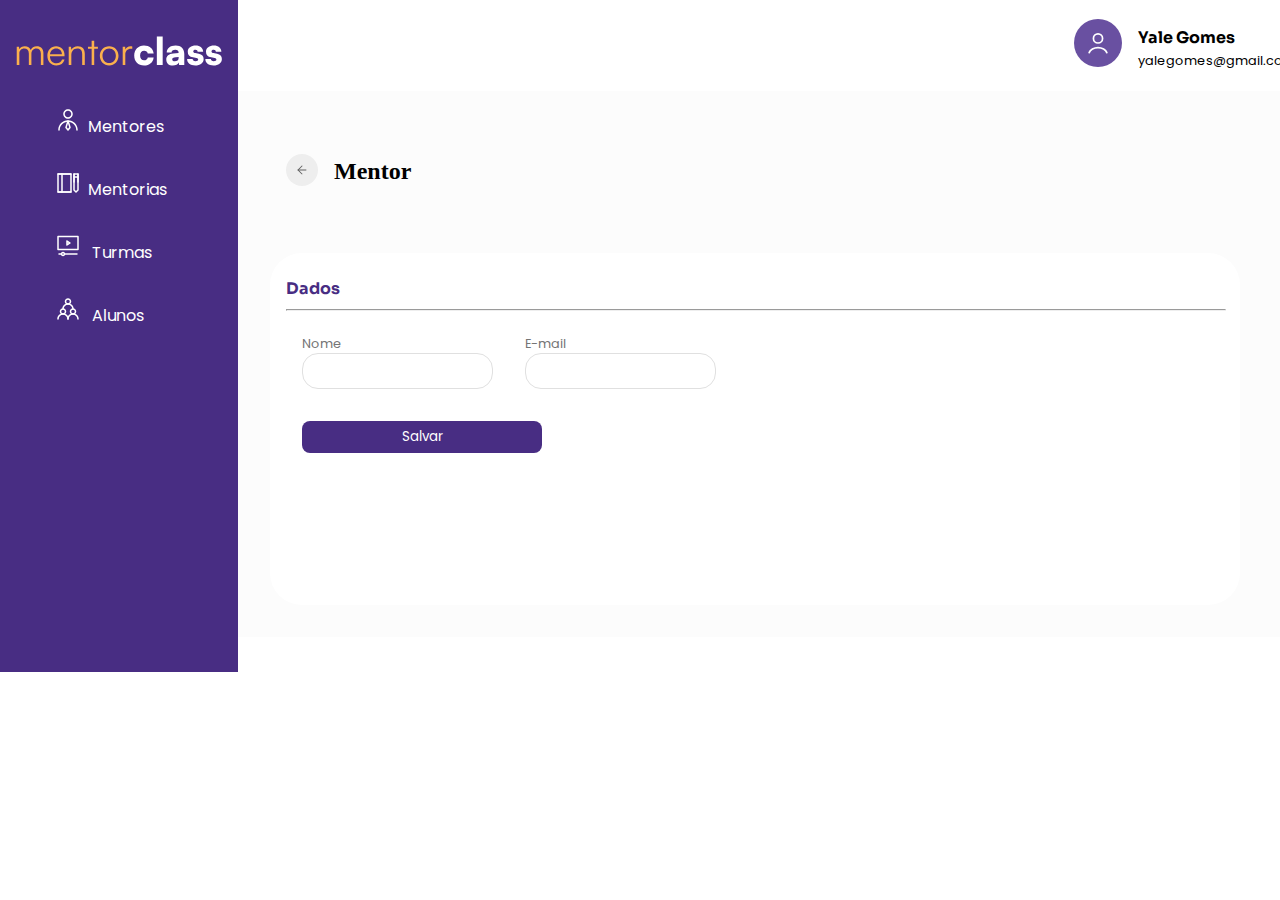
<file: html/editarMentor.html>
<!DOCTYPE html>
<html lang="pt-BR">
<head>
    <meta charset="UTF-8">
    <meta name="viewport" content="width=device-width, initial-scale=1.0">
    <link rel="stylesheet" href="../css/styleEditar.css">
    <script src="../javascript/editarMentor.js" defer></script>
    <title>Document</title>
</head>
<body>
    <aside class="menu">
        <h2>
            <svg width="206" height="30" viewBox="0 0 206 30" fill="none" xmlns="http://www.w3.org/2000/svg"><path d="M3.34929 29V17.6185C3.34929 14.8111 5.20826 12.5348 8.28126 12.5348C11.0507 12.5348 12.8338 14.3559 12.8338 17.4668V29H15.4136V17.6565C15.4136 14.8111 17.2347 12.4969 20.3077 12.4969C23.1151 12.4969 24.8603 14.3559 24.8603 17.5047V29H27.4021V16.9736C27.4021 12.7245 24.7844 10.1447 20.8009 10.1447C17.8417 10.1447 15.6033 11.6622 14.7687 14.0523C13.8961 11.6622 11.7336 10.1447 8.85033 10.1447C6.27053 10.1447 4.22187 11.3208 3.31135 13.2556L3.00784 10.6379H0.731551V29H3.34929ZM40.3693 29.4553C44.6942 29.4553 47.5396 27.3687 48.526 23.499H46.0221C45.3392 25.927 43.4043 27.2169 40.4072 27.2169C36.4616 27.2169 34.1095 24.6371 33.9198 20.1604H48.526V18.8705C48.526 13.673 45.1495 10.1447 40.1796 10.1447C34.9441 10.1447 31.3779 14.0903 31.3779 19.819C31.3779 25.5856 34.982 29.4553 40.3693 29.4553ZM40.1796 12.3831C43.632 12.3831 45.9083 14.7352 45.9083 18.2635H33.9957C34.4509 14.6594 36.7272 12.3831 40.1796 12.3831ZM55.3291 29V19.4016C55.3291 15.2664 57.4536 12.5348 61.2095 12.5348C64.2446 12.5348 66.1794 14.0523 66.1794 18.3394V29H68.7971V17.7703C68.7971 13.1418 66.7105 10.1447 61.6648 10.1447C59.0091 10.1447 56.581 11.4725 55.367 13.8247L54.9876 10.6379H52.7113V29H55.3291ZM78.2257 29V12.8383H81.9057V10.6379H78.2257V4.83336H75.6459V10.6379H71.9659V12.8383H75.6459V29H78.2257ZM83.8393 19.819C83.8393 25.3959 87.7849 29.4553 93.1721 29.4553C98.5594 29.4553 102.505 25.3959 102.505 19.819C102.505 14.2041 98.5594 10.1447 93.1721 10.1447C87.7849 10.1447 83.8393 14.2041 83.8393 19.819ZM86.495 19.781C86.495 15.5319 89.2266 12.4969 93.1721 12.4969C97.0798 12.4969 99.8493 15.5319 99.8493 19.781C99.8493 24.106 97.0798 27.1031 93.1721 27.1031C89.2266 27.1031 86.495 24.106 86.495 19.781ZM116.29 10.4103C115.645 10.2585 115.152 10.2206 114.583 10.2206C112.003 10.2206 110.068 11.5105 109.347 13.4833L109.158 10.6379H106.692V29H109.31V18.5291C109.31 15.0387 111.472 12.7624 114.849 12.7624H116.29V10.4103Z" fill="#FBB04D"/><path d="M118.215 19.4396C118.215 25.5097 122.084 29.4932 128.079 29.4932C133.39 29.4932 137.26 26.2305 137.639 21.4503H131.759C131.379 23.3093 130.127 24.2577 128.079 24.2577C125.575 24.2577 124.095 22.4746 124.095 19.4396C124.095 16.5183 125.688 14.6594 128.154 14.6594C130.165 14.6594 131.341 15.5699 131.759 17.4668H137.639C137.26 12.4969 133.542 9.42388 127.927 9.42388C122.236 9.42388 118.215 13.5971 118.215 19.4396ZM146.681 29V0.39459H140.839V29H146.681ZM156.793 29.4932C159.638 29.4932 162.142 28.2412 162.749 26.4961L163.128 29H168.288V17.922C168.288 12.4969 165.177 9.42388 159.676 9.42388C154.251 9.42388 150.723 12.2313 150.723 16.5183H155.579C155.579 14.8111 156.907 13.8627 159.373 13.8627C161.459 13.8627 162.597 14.849 162.597 16.708V17.0115L157.286 17.4288C152.733 17.7703 150.267 19.9328 150.267 23.4231C150.267 27.141 152.771 29.4932 156.793 29.4932ZM158.841 25.1682C157.058 25.1682 156.224 24.5233 156.224 23.1575C156.224 21.9435 157.134 21.3744 159.676 21.1468L162.635 20.8812V21.9056C162.635 24.068 161.08 25.1682 158.841 25.1682ZM171.113 23.0058C171.113 26.8375 174.262 29.4932 179.269 29.4932C184.201 29.4932 187.654 27.0272 187.654 22.9678C187.654 19.9328 185.946 18.4911 182.836 17.8082L179.307 17.0495C177.979 16.746 177.259 16.2528 177.259 15.3802C177.259 14.3559 178.093 13.673 179.421 13.673C180.825 13.673 181.622 14.5455 181.622 15.8354H187.161C187.161 12.0037 184.088 9.42388 179.687 9.42388C175.134 9.42388 171.758 11.7002 171.758 15.6457C171.758 18.9843 173.465 20.5018 176.955 21.2606L180.445 22.0194C181.849 22.3229 182.153 22.9299 182.153 23.499C182.153 24.4854 181.318 25.1303 179.497 25.1303C177.714 25.1303 176.727 24.3336 176.652 23.0058H171.113ZM189.341 23.0058C189.341 26.8375 192.49 29.4932 197.497 29.4932C202.429 29.4932 205.882 27.0272 205.882 22.9678C205.882 19.9328 204.175 18.4911 201.064 17.8082L197.535 17.0495C196.208 16.746 195.487 16.2528 195.487 15.3802C195.487 14.3559 196.321 13.673 197.649 13.673C199.053 13.673 199.85 14.5455 199.85 15.8354H205.389C205.389 12.0037 202.316 9.42388 197.915 9.42388C193.362 9.42388 189.986 11.7002 189.986 15.6457C189.986 18.9843 191.693 20.5018 195.183 21.2606L198.674 22.0194C200.077 22.3229 200.381 22.9299 200.381 23.499C200.381 24.4854 199.546 25.1303 197.725 25.1303C195.942 25.1303 194.956 24.3336 194.88 23.0058H189.341Z" fill="white"/></svg>
        </h2>
        <nav>
            <nav>
                <ul>
                    <li><svg width="24" height="24" viewBox="0 0 24 24" fill="none" xmlns="http://www.w3.org/2000/svg">
                        <path fill-rule="evenodd" clip-rule="evenodd" d="M12 2.75C10.2051 2.75 8.75 4.20507 8.75 6C8.75 7.79493 10.2051 9.25 12 9.25C13.7949 9.25 15.25 7.79493 15.25 6C15.25 4.20507 13.7949 2.75 12 2.75ZM7.25 6C7.25 3.37665 9.37665 1.25 12 1.25C14.6234 1.25 16.75 3.37665 16.75 6C16.75 8.62335 14.6234 10.75 12 10.75C9.37665 10.75 7.25 8.62335 7.25 6Z" fill="white"/>
                        <path fill-rule="evenodd" clip-rule="evenodd" d="M2.25 22C2.25 16.6152 6.61524 12.25 12 12.25C17.3848 12.25 21.75 16.6152 21.75 22C21.75 22.4142 21.4142 22.75 21 22.75C20.5858 22.75 20.25 22.4142 20.25 22C20.25 17.4437 16.5563 13.75 12 13.75C7.44366 13.75 3.75 17.4437 3.75 22C3.75 22.4142 3.41421 22.75 3 22.75C2.58579 22.75 2.25 22.4142 2.25 22Z" fill="white"/>
                        <path fill-rule="evenodd" clip-rule="evenodd" d="M12 12.25C12.3293 12.25 12.62 12.4647 12.7168 12.7794L14.7168 19.2794C14.7898 19.5167 14.7407 19.7747 14.5857 19.9685L12.5857 22.4685C12.4433 22.6464 12.2278 22.75 12 22.75C11.7722 22.75 11.5567 22.6464 11.4144 22.4685L9.41436 19.9685C9.25929 19.7747 9.21017 19.5167 9.28317 19.2794L11.2832 12.7794C11.38 12.4647 11.6708 12.25 12 12.25ZM10.8335 19.3413L12 20.7994L13.1665 19.3413L12 15.5503L10.8335 19.3413Z" fill="white"/>
                        </svg><a href="mentores.html">Mentores</a>
                    </li>
                    <li><svg width="24" height="24" viewBox="0 0 24 24" fill="none" xmlns="http://www.w3.org/2000/svg">
                        <path fill-rule="evenodd" clip-rule="evenodd" d="M1.25 3C1.25 2.58579 1.58579 2.25 2 2.25H15C15.4142 2.25 15.75 2.58579 15.75 3V21C15.75 21.4142 15.4142 21.75 15 21.75H2C1.58579 21.75 1.25 21.4142 1.25 21V3ZM2.75 3.75V20.25H14.25V3.75H2.75Z" fill="white"/>
                        <path fill-rule="evenodd" clip-rule="evenodd" d="M6 2.25C6.41421 2.25 6.75 2.58579 6.75 3V21C6.75 21.4142 6.41421 21.75 6 21.75C5.58579 21.75 5.25 21.4142 5.25 21V3C5.25 2.58579 5.58579 2.25 6 2.25Z" fill="white"/>
                        <path fill-rule="evenodd" clip-rule="evenodd" d="M17.25 3C17.25 2.58579 17.5858 2.25 18 2.25H22C22.4142 2.25 22.75 2.58579 22.75 3V19C22.75 19.1989 22.671 19.3897 22.5303 19.5303L20.5303 21.5303C20.2374 21.8232 19.7626 21.8232 19.4697 21.5303L17.4697 19.5303C17.329 19.3897 17.25 19.1989 17.25 19V3ZM18.75 3.75V18.6893L20 19.9393L21.25 18.6893V3.75H18.75Z" fill="white"/>
                        <path fill-rule="evenodd" clip-rule="evenodd" d="M17.25 6C17.25 5.58579 17.5858 5.25 18 5.25H22C22.4142 5.25 22.75 5.58579 22.75 6C22.75 6.41421 22.4142 6.75 22 6.75H18C17.5858 6.75 17.25 6.41421 17.25 6Z" fill="white"/>
                        <path fill-rule="evenodd" clip-rule="evenodd" d="M1.25 3C1.25 2.58579 1.58579 2.25 2 2.25H15C15.4142 2.25 15.75 2.58579 15.75 3C15.75 3.41421 15.4142 3.75 15 3.75H2C1.58579 3.75 1.25 3.41421 1.25 3Z" fill="white"/>
                        <path fill-rule="evenodd" clip-rule="evenodd" d="M1.25 21C1.25 20.5858 1.58579 20.25 2 20.25H15C15.4142 20.25 15.75 20.5858 15.75 21C15.75 21.4142 15.4142 21.75 15 21.75H2C1.58579 21.75 1.25 21.4142 1.25 21Z" fill="white"/>
                        <path fill-rule="evenodd" clip-rule="evenodd" d="M18 2.25C18.4142 2.25 18.75 2.58579 18.75 3V11C18.75 11.4142 18.4142 11.75 18 11.75C17.5858 11.75 17.25 11.4142 17.25 11V3C17.25 2.58579 17.5858 2.25 18 2.25Z" fill="white"/>
                        <path fill-rule="evenodd" clip-rule="evenodd" d="M22 2.25C22.4142 2.25 22.75 2.58579 22.75 3V11C22.75 11.4142 22.4142 11.75 22 11.75C21.5858 11.75 21.25 11.4142 21.25 11V3C21.25 2.58579 21.5858 2.25 22 2.25Z" fill="white"/>
                        </svg><a href="mentoria.html">Mentorias</a>
                    </li>
                    <li><svg width="24" height="24" viewBox="0 0 24 24" fill="none" xmlns="http://www.w3.org/2000/svg">
                        <path fill-rule="evenodd" clip-rule="evenodd" d="M1.25 2.5C1.25 2.08579 1.58579 1.75 2 1.75H22C22.4142 1.75 22.75 2.08579 22.75 2.5V15.5C22.75 15.9142 22.4142 16.25 22 16.25H2C1.58579 16.25 1.25 15.9142 1.25 15.5V2.5ZM2.75 3.25V14.75H21.25V3.25H2.75Z" fill="white"/>
                        <path fill-rule="evenodd" clip-rule="evenodd" d="M10.6461 6.33875C10.89 6.20823 11.1859 6.22254 11.416 6.37596L14.416 8.37596C14.6247 8.51506 14.75 8.74924 14.75 9C14.75 9.25077 14.6247 9.48494 14.416 9.62404L11.416 11.624C11.1859 11.7775 10.89 11.7918 10.6461 11.6613C10.4022 11.5307 10.25 11.2766 10.25 11V7C10.25 6.7234 10.4022 6.46926 10.6461 6.33875ZM11.75 8.40139V9.59861L12.6479 9L11.75 8.40139Z" fill="white"/>
                        <path fill-rule="evenodd" clip-rule="evenodd" d="M2.25 20C2.25 19.5858 2.58579 19.25 3 19.25H5.5C5.91421 19.25 6.25 19.5858 6.25 20C6.25 20.4142 5.91421 20.75 5.5 20.75H3C2.58579 20.75 2.25 20.4142 2.25 20Z" fill="white"/>
                        <path fill-rule="evenodd" clip-rule="evenodd" d="M7.75 20C7.75 19.5858 8.08579 19.25 8.5 19.25H21C21.4142 19.25 21.75 19.5858 21.75 20C21.75 20.4142 21.4142 20.75 21 20.75H8.5C8.08579 20.75 7.75 20.4142 7.75 20Z" fill="white"/>
                        <path fill-rule="evenodd" clip-rule="evenodd" d="M7 19.25C6.58576 19.25 6.25 19.5858 6.25 20C6.25 20.4142 6.58576 20.75 7 20.75C7.41424 20.75 7.75 20.4142 7.75 20C7.75 19.5858 7.41424 19.25 7 19.25ZM4.75 20C4.75 18.7573 5.75734 17.75 7 17.75C8.24266 17.75 9.25 18.7573 9.25 20C9.25 21.2427 8.24266 22.25 7 22.25C5.75734 22.25 4.75 21.2427 4.75 20Z" fill="white"/>
                        </svg>
                        <a href="turmas.html">Turmas</a>
                    </li>
                    <li><svg width="24" height="24" viewBox="0 0 24 24" fill="none" xmlns="http://www.w3.org/2000/svg">
                        <path fill-rule="evenodd" clip-rule="evenodd" d="M7 12.75C6.0335 12.75 5.25 13.5335 5.25 14.5C5.25 15.4665 6.0335 16.25 7 16.25C7.9665 16.25 8.75 15.4665 8.75 14.5C8.75 13.5335 7.9665 12.75 7 12.75ZM3.75 14.5C3.75 12.7051 5.20507 11.25 7 11.25C8.79493 11.25 10.25 12.7051 10.25 14.5C10.25 16.2949 8.79493 17.75 7 17.75C5.20507 17.75 3.75 16.2949 3.75 14.5Z" fill="white"/>
                        <path fill-rule="evenodd" clip-rule="evenodd" d="M17 12.75C16.0335 12.75 15.25 13.5335 15.25 14.5C15.25 15.4665 16.0335 16.25 17 16.25C17.9665 16.25 18.75 15.4665 18.75 14.5C18.75 13.5335 17.9665 12.75 17 12.75ZM13.75 14.5C13.75 12.7051 15.2051 11.25 17 11.25C18.7949 11.25 20.25 12.7051 20.25 14.5C20.25 16.2949 18.7949 17.75 17 17.75C15.2051 17.75 13.75 16.2949 13.75 14.5Z" fill="white"/>
                        <path fill-rule="evenodd" clip-rule="evenodd" d="M12 2.75C11.0335 2.75 10.25 3.5335 10.25 4.5C10.25 5.4665 11.0335 6.25 12 6.25C12.9665 6.25 13.75 5.4665 13.75 4.5C13.75 3.5335 12.9665 2.75 12 2.75ZM8.75 4.5C8.75 2.70507 10.2051 1.25 12 1.25C13.7949 1.25 15.25 2.70507 15.25 4.5C15.25 6.29493 13.7949 7.75 12 7.75C10.2051 7.75 8.75 6.29493 8.75 4.5Z" fill="white"/>
                        <path fill-rule="evenodd" clip-rule="evenodd" d="M1.25 22C1.25 18.8244 3.82436 16.25 7 16.25C10.1756 16.25 12.75 18.8244 12.75 22C12.75 22.4142 12.4142 22.75 12 22.75C11.5858 22.75 11.25 22.4142 11.25 22C11.25 19.6528 9.34719 17.75 7 17.75C4.65279 17.75 2.75 19.6528 2.75 22C2.75 22.4142 2.41421 22.75 2 22.75C1.58579 22.75 1.25 22.4142 1.25 22Z" fill="white"/>
                        <path fill-rule="evenodd" clip-rule="evenodd" d="M11.25 22C11.25 18.8244 13.8244 16.25 17 16.25C20.1756 16.25 22.75 18.8244 22.75 22C22.75 22.4142 22.4142 22.75 22 22.75C21.5858 22.75 21.25 22.4142 21.25 22C21.25 19.6528 19.3472 17.75 17 17.75C14.6528 17.75 12.75 19.6528 12.75 22C12.75 22.4142 12.4142 22.75 12 22.75C11.5858 22.75 11.25 22.4142 11.25 22Z" fill="white"/>
                        <path fill-rule="evenodd" clip-rule="evenodd" d="M6.25 12C6.25 8.82439 8.82439 6.25 12 6.25C15.1756 6.25 17.75 8.82439 17.75 12C17.75 12.4142 17.4142 12.75 17 12.75C16.5858 12.75 16.25 12.4142 16.25 12C16.25 9.65281 14.3472 7.75 12 7.75C9.65281 7.75 7.75 9.65281 7.75 12C7.75 12.4142 7.41421 12.75 7 12.75C6.58579 12.75 6.25 12.4142 6.25 12Z" fill="white"/>
                        </svg>
                        <a href="alunos.html">Alunos</a>
                    </li>
                </ul>
        </nav>
    </aside>
    <div class="container">
        <section class="cabecalho">
            <span>
                <svg width="56" height="56" viewBox="0 0 56 56" fill="none" xmlns="http://www.w3.org/2000/svg"><circle cx="28" cy="28" r="28" fill="#6950A1"/><path d="M38.3031 39.2628C37.6954 37.5617 36.3562 36.0586 34.4934 34.9865C32.6305 33.9144 30.348 33.3333 27.9999 33.3333C25.6518 33.3333 23.3693 33.9144 21.5065 34.9865C19.6436 36.0586 18.3044 37.5617 17.6967 39.2628" stroke="white" stroke-width="2" stroke-linecap="round"/><ellipse cx="28.0001" cy="22.6667" rx="5.33333" ry="5.33333" stroke="white" stroke-width="2" stroke-linecap="round"/></svg>
            </span>
            <div class="logo">
                <h4>Yale Gomes</h4>
                <p>yalegomes@gmail.com</p>
            </div>
        </section>
        <div class="card_form">
            <section class="body">
                <a href="mentores.html"><svg width="48" height="48" viewBox="0 0 48 48" fill="none" xmlns="http://www.w3.org/2000/svg">
                    <circle cx="24" cy="24" r="24" fill="#EEEEEE"/>
                    <path fill-rule="evenodd" clip-rule="evenodd" d="M17.25 23.9958C17.25 23.5816 17.5858 23.2458 18 23.2458H30C30.4142 23.2458 30.75 23.5816 30.75 23.9958C30.75 24.4101 30.4142 24.7458 30 24.7458H18C17.5858 24.7458 17.25 24.4101 17.25 23.9958Z" fill="#616161"/>
                    <path fill-rule="evenodd" clip-rule="evenodd" d="M24.5303 17.4697C24.8232 17.7626 24.8232 18.2374 24.5303 18.5303L19.0607 24L24.5303 29.4697C24.8232 29.7626 24.8232 30.2374 24.5303 30.5303C24.2374 30.8232 23.7626 30.8232 23.4697 30.5303L17.4697 24.5303C17.1768 24.2374 17.1768 23.7626 17.4697 23.4697L23.4697 17.4697C23.7626 17.1768 24.2374 17.1768 24.5303 17.4697Z" fill="#616161"/>
                    </svg>
                </a>
                <h2>Mentor</h2>
            </section>
            <div class="formulario">
                <div class="entry">
                    <h3>Dados</h3>
                    <hr>
                </div>
                <form id="form">
                    <div class="card_table">
                        <div class="field">
                            <label for="nome">Nome</label>
                            <input type="text" id="nome" name="nome" />
                       </div>
                       <div class="field">
                           <label for="email">E-mail</label>
                           <input type="email" id="email" name="email" />
                       </div>
                    </div>
                    <div class="field">
                        <button type="submit">Salvar</button>
                    </div>
                </form>
            </div>
        </div>
    </div>
</body>
</html>
</file>
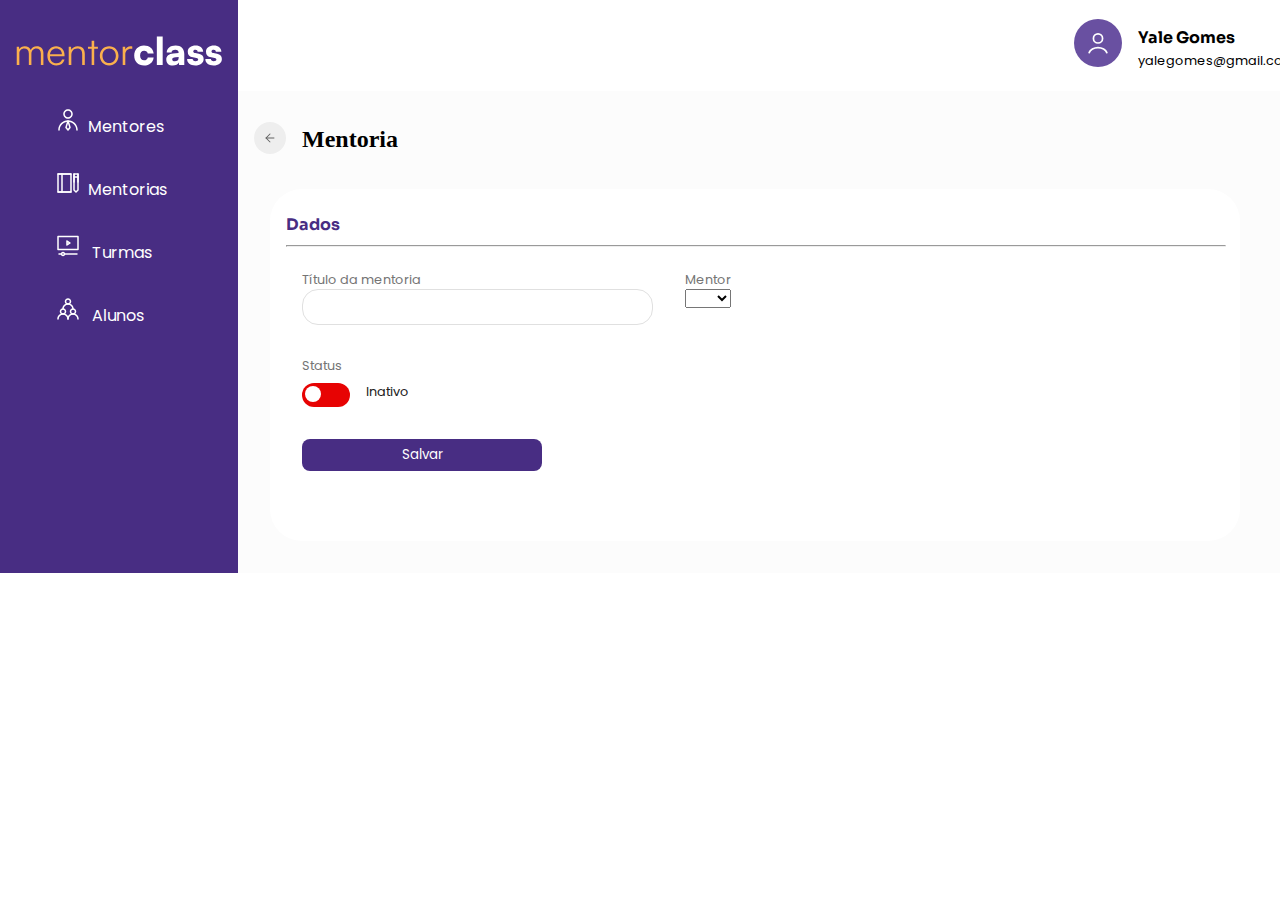
<file: html/editarMentoria.html>
<!DOCTYPE html>
<html lang="pt-BR">
<head>
    <meta charset="UTF-8">
    <meta name="viewport" content="width=device-width, initial-scale=1.0">
    <link rel="stylesheet" href="../css/styleEditarMentoria.css">
    <script src="../javascript/editarMentoria.js" defer></script>
    <title>Document</title>
</head>
<body>
    <aside class="menu">
        <h2>
            <svg width="206" height="30" viewBox="0 0 206 30" fill="none" xmlns="http://www.w3.org/2000/svg"><path d="M3.34929 29V17.6185C3.34929 14.8111 5.20826 12.5348 8.28126 12.5348C11.0507 12.5348 12.8338 14.3559 12.8338 17.4668V29H15.4136V17.6565C15.4136 14.8111 17.2347 12.4969 20.3077 12.4969C23.1151 12.4969 24.8603 14.3559 24.8603 17.5047V29H27.4021V16.9736C27.4021 12.7245 24.7844 10.1447 20.8009 10.1447C17.8417 10.1447 15.6033 11.6622 14.7687 14.0523C13.8961 11.6622 11.7336 10.1447 8.85033 10.1447C6.27053 10.1447 4.22187 11.3208 3.31135 13.2556L3.00784 10.6379H0.731551V29H3.34929ZM40.3693 29.4553C44.6942 29.4553 47.5396 27.3687 48.526 23.499H46.0221C45.3392 25.927 43.4043 27.2169 40.4072 27.2169C36.4616 27.2169 34.1095 24.6371 33.9198 20.1604H48.526V18.8705C48.526 13.673 45.1495 10.1447 40.1796 10.1447C34.9441 10.1447 31.3779 14.0903 31.3779 19.819C31.3779 25.5856 34.982 29.4553 40.3693 29.4553ZM40.1796 12.3831C43.632 12.3831 45.9083 14.7352 45.9083 18.2635H33.9957C34.4509 14.6594 36.7272 12.3831 40.1796 12.3831ZM55.3291 29V19.4016C55.3291 15.2664 57.4536 12.5348 61.2095 12.5348C64.2446 12.5348 66.1794 14.0523 66.1794 18.3394V29H68.7971V17.7703C68.7971 13.1418 66.7105 10.1447 61.6648 10.1447C59.0091 10.1447 56.581 11.4725 55.367 13.8247L54.9876 10.6379H52.7113V29H55.3291ZM78.2257 29V12.8383H81.9057V10.6379H78.2257V4.83336H75.6459V10.6379H71.9659V12.8383H75.6459V29H78.2257ZM83.8393 19.819C83.8393 25.3959 87.7849 29.4553 93.1721 29.4553C98.5594 29.4553 102.505 25.3959 102.505 19.819C102.505 14.2041 98.5594 10.1447 93.1721 10.1447C87.7849 10.1447 83.8393 14.2041 83.8393 19.819ZM86.495 19.781C86.495 15.5319 89.2266 12.4969 93.1721 12.4969C97.0798 12.4969 99.8493 15.5319 99.8493 19.781C99.8493 24.106 97.0798 27.1031 93.1721 27.1031C89.2266 27.1031 86.495 24.106 86.495 19.781ZM116.29 10.4103C115.645 10.2585 115.152 10.2206 114.583 10.2206C112.003 10.2206 110.068 11.5105 109.347 13.4833L109.158 10.6379H106.692V29H109.31V18.5291C109.31 15.0387 111.472 12.7624 114.849 12.7624H116.29V10.4103Z" fill="#FBB04D"/><path d="M118.215 19.4396C118.215 25.5097 122.084 29.4932 128.079 29.4932C133.39 29.4932 137.26 26.2305 137.639 21.4503H131.759C131.379 23.3093 130.127 24.2577 128.079 24.2577C125.575 24.2577 124.095 22.4746 124.095 19.4396C124.095 16.5183 125.688 14.6594 128.154 14.6594C130.165 14.6594 131.341 15.5699 131.759 17.4668H137.639C137.26 12.4969 133.542 9.42388 127.927 9.42388C122.236 9.42388 118.215 13.5971 118.215 19.4396ZM146.681 29V0.39459H140.839V29H146.681ZM156.793 29.4932C159.638 29.4932 162.142 28.2412 162.749 26.4961L163.128 29H168.288V17.922C168.288 12.4969 165.177 9.42388 159.676 9.42388C154.251 9.42388 150.723 12.2313 150.723 16.5183H155.579C155.579 14.8111 156.907 13.8627 159.373 13.8627C161.459 13.8627 162.597 14.849 162.597 16.708V17.0115L157.286 17.4288C152.733 17.7703 150.267 19.9328 150.267 23.4231C150.267 27.141 152.771 29.4932 156.793 29.4932ZM158.841 25.1682C157.058 25.1682 156.224 24.5233 156.224 23.1575C156.224 21.9435 157.134 21.3744 159.676 21.1468L162.635 20.8812V21.9056C162.635 24.068 161.08 25.1682 158.841 25.1682ZM171.113 23.0058C171.113 26.8375 174.262 29.4932 179.269 29.4932C184.201 29.4932 187.654 27.0272 187.654 22.9678C187.654 19.9328 185.946 18.4911 182.836 17.8082L179.307 17.0495C177.979 16.746 177.259 16.2528 177.259 15.3802C177.259 14.3559 178.093 13.673 179.421 13.673C180.825 13.673 181.622 14.5455 181.622 15.8354H187.161C187.161 12.0037 184.088 9.42388 179.687 9.42388C175.134 9.42388 171.758 11.7002 171.758 15.6457C171.758 18.9843 173.465 20.5018 176.955 21.2606L180.445 22.0194C181.849 22.3229 182.153 22.9299 182.153 23.499C182.153 24.4854 181.318 25.1303 179.497 25.1303C177.714 25.1303 176.727 24.3336 176.652 23.0058H171.113ZM189.341 23.0058C189.341 26.8375 192.49 29.4932 197.497 29.4932C202.429 29.4932 205.882 27.0272 205.882 22.9678C205.882 19.9328 204.175 18.4911 201.064 17.8082L197.535 17.0495C196.208 16.746 195.487 16.2528 195.487 15.3802C195.487 14.3559 196.321 13.673 197.649 13.673C199.053 13.673 199.85 14.5455 199.85 15.8354H205.389C205.389 12.0037 202.316 9.42388 197.915 9.42388C193.362 9.42388 189.986 11.7002 189.986 15.6457C189.986 18.9843 191.693 20.5018 195.183 21.2606L198.674 22.0194C200.077 22.3229 200.381 22.9299 200.381 23.499C200.381 24.4854 199.546 25.1303 197.725 25.1303C195.942 25.1303 194.956 24.3336 194.88 23.0058H189.341Z" fill="white"/></svg>
        </h2>
        <nav>
            <nav>
                <ul>
                    <li><svg width="24" height="24" viewBox="0 0 24 24" fill="none" xmlns="http://www.w3.org/2000/svg">
                        <path fill-rule="evenodd" clip-rule="evenodd" d="M12 2.75C10.2051 2.75 8.75 4.20507 8.75 6C8.75 7.79493 10.2051 9.25 12 9.25C13.7949 9.25 15.25 7.79493 15.25 6C15.25 4.20507 13.7949 2.75 12 2.75ZM7.25 6C7.25 3.37665 9.37665 1.25 12 1.25C14.6234 1.25 16.75 3.37665 16.75 6C16.75 8.62335 14.6234 10.75 12 10.75C9.37665 10.75 7.25 8.62335 7.25 6Z" fill="white"/>
                        <path fill-rule="evenodd" clip-rule="evenodd" d="M2.25 22C2.25 16.6152 6.61524 12.25 12 12.25C17.3848 12.25 21.75 16.6152 21.75 22C21.75 22.4142 21.4142 22.75 21 22.75C20.5858 22.75 20.25 22.4142 20.25 22C20.25 17.4437 16.5563 13.75 12 13.75C7.44366 13.75 3.75 17.4437 3.75 22C3.75 22.4142 3.41421 22.75 3 22.75C2.58579 22.75 2.25 22.4142 2.25 22Z" fill="white"/>
                        <path fill-rule="evenodd" clip-rule="evenodd" d="M12 12.25C12.3293 12.25 12.62 12.4647 12.7168 12.7794L14.7168 19.2794C14.7898 19.5167 14.7407 19.7747 14.5857 19.9685L12.5857 22.4685C12.4433 22.6464 12.2278 22.75 12 22.75C11.7722 22.75 11.5567 22.6464 11.4144 22.4685L9.41436 19.9685C9.25929 19.7747 9.21017 19.5167 9.28317 19.2794L11.2832 12.7794C11.38 12.4647 11.6708 12.25 12 12.25ZM10.8335 19.3413L12 20.7994L13.1665 19.3413L12 15.5503L10.8335 19.3413Z" fill="white"/>
                        </svg><a href="mentores.html">Mentores</a>
                    </li>
                    <li><svg width="24" height="24" viewBox="0 0 24 24" fill="none" xmlns="http://www.w3.org/2000/svg">
                        <path fill-rule="evenodd" clip-rule="evenodd" d="M1.25 3C1.25 2.58579 1.58579 2.25 2 2.25H15C15.4142 2.25 15.75 2.58579 15.75 3V21C15.75 21.4142 15.4142 21.75 15 21.75H2C1.58579 21.75 1.25 21.4142 1.25 21V3ZM2.75 3.75V20.25H14.25V3.75H2.75Z" fill="white"/>
                        <path fill-rule="evenodd" clip-rule="evenodd" d="M6 2.25C6.41421 2.25 6.75 2.58579 6.75 3V21C6.75 21.4142 6.41421 21.75 6 21.75C5.58579 21.75 5.25 21.4142 5.25 21V3C5.25 2.58579 5.58579 2.25 6 2.25Z" fill="white"/>
                        <path fill-rule="evenodd" clip-rule="evenodd" d="M17.25 3C17.25 2.58579 17.5858 2.25 18 2.25H22C22.4142 2.25 22.75 2.58579 22.75 3V19C22.75 19.1989 22.671 19.3897 22.5303 19.5303L20.5303 21.5303C20.2374 21.8232 19.7626 21.8232 19.4697 21.5303L17.4697 19.5303C17.329 19.3897 17.25 19.1989 17.25 19V3ZM18.75 3.75V18.6893L20 19.9393L21.25 18.6893V3.75H18.75Z" fill="white"/>
                        <path fill-rule="evenodd" clip-rule="evenodd" d="M17.25 6C17.25 5.58579 17.5858 5.25 18 5.25H22C22.4142 5.25 22.75 5.58579 22.75 6C22.75 6.41421 22.4142 6.75 22 6.75H18C17.5858 6.75 17.25 6.41421 17.25 6Z" fill="white"/>
                        <path fill-rule="evenodd" clip-rule="evenodd" d="M1.25 3C1.25 2.58579 1.58579 2.25 2 2.25H15C15.4142 2.25 15.75 2.58579 15.75 3C15.75 3.41421 15.4142 3.75 15 3.75H2C1.58579 3.75 1.25 3.41421 1.25 3Z" fill="white"/>
                        <path fill-rule="evenodd" clip-rule="evenodd" d="M1.25 21C1.25 20.5858 1.58579 20.25 2 20.25H15C15.4142 20.25 15.75 20.5858 15.75 21C15.75 21.4142 15.4142 21.75 15 21.75H2C1.58579 21.75 1.25 21.4142 1.25 21Z" fill="white"/>
                        <path fill-rule="evenodd" clip-rule="evenodd" d="M18 2.25C18.4142 2.25 18.75 2.58579 18.75 3V11C18.75 11.4142 18.4142 11.75 18 11.75C17.5858 11.75 17.25 11.4142 17.25 11V3C17.25 2.58579 17.5858 2.25 18 2.25Z" fill="white"/>
                        <path fill-rule="evenodd" clip-rule="evenodd" d="M22 2.25C22.4142 2.25 22.75 2.58579 22.75 3V11C22.75 11.4142 22.4142 11.75 22 11.75C21.5858 11.75 21.25 11.4142 21.25 11V3C21.25 2.58579 21.5858 2.25 22 2.25Z" fill="white"/>
                        </svg><a href="mentoria.html">Mentorias</a>
                    </li>
                    <li><svg width="24" height="24" viewBox="0 0 24 24" fill="none" xmlns="http://www.w3.org/2000/svg">
                        <path fill-rule="evenodd" clip-rule="evenodd" d="M1.25 2.5C1.25 2.08579 1.58579 1.75 2 1.75H22C22.4142 1.75 22.75 2.08579 22.75 2.5V15.5C22.75 15.9142 22.4142 16.25 22 16.25H2C1.58579 16.25 1.25 15.9142 1.25 15.5V2.5ZM2.75 3.25V14.75H21.25V3.25H2.75Z" fill="white"/>
                        <path fill-rule="evenodd" clip-rule="evenodd" d="M10.6461 6.33875C10.89 6.20823 11.1859 6.22254 11.416 6.37596L14.416 8.37596C14.6247 8.51506 14.75 8.74924 14.75 9C14.75 9.25077 14.6247 9.48494 14.416 9.62404L11.416 11.624C11.1859 11.7775 10.89 11.7918 10.6461 11.6613C10.4022 11.5307 10.25 11.2766 10.25 11V7C10.25 6.7234 10.4022 6.46926 10.6461 6.33875ZM11.75 8.40139V9.59861L12.6479 9L11.75 8.40139Z" fill="white"/>
                        <path fill-rule="evenodd" clip-rule="evenodd" d="M2.25 20C2.25 19.5858 2.58579 19.25 3 19.25H5.5C5.91421 19.25 6.25 19.5858 6.25 20C6.25 20.4142 5.91421 20.75 5.5 20.75H3C2.58579 20.75 2.25 20.4142 2.25 20Z" fill="white"/>
                        <path fill-rule="evenodd" clip-rule="evenodd" d="M7.75 20C7.75 19.5858 8.08579 19.25 8.5 19.25H21C21.4142 19.25 21.75 19.5858 21.75 20C21.75 20.4142 21.4142 20.75 21 20.75H8.5C8.08579 20.75 7.75 20.4142 7.75 20Z" fill="white"/>
                        <path fill-rule="evenodd" clip-rule="evenodd" d="M7 19.25C6.58576 19.25 6.25 19.5858 6.25 20C6.25 20.4142 6.58576 20.75 7 20.75C7.41424 20.75 7.75 20.4142 7.75 20C7.75 19.5858 7.41424 19.25 7 19.25ZM4.75 20C4.75 18.7573 5.75734 17.75 7 17.75C8.24266 17.75 9.25 18.7573 9.25 20C9.25 21.2427 8.24266 22.25 7 22.25C5.75734 22.25 4.75 21.2427 4.75 20Z" fill="white"/>
                        </svg>
                        <a href="turmas.html">Turmas</a>
                    </li>
                    <li><svg width="24" height="24" viewBox="0 0 24 24" fill="none" xmlns="http://www.w3.org/2000/svg">
                        <path fill-rule="evenodd" clip-rule="evenodd" d="M7 12.75C6.0335 12.75 5.25 13.5335 5.25 14.5C5.25 15.4665 6.0335 16.25 7 16.25C7.9665 16.25 8.75 15.4665 8.75 14.5C8.75 13.5335 7.9665 12.75 7 12.75ZM3.75 14.5C3.75 12.7051 5.20507 11.25 7 11.25C8.79493 11.25 10.25 12.7051 10.25 14.5C10.25 16.2949 8.79493 17.75 7 17.75C5.20507 17.75 3.75 16.2949 3.75 14.5Z" fill="white"/>
                        <path fill-rule="evenodd" clip-rule="evenodd" d="M17 12.75C16.0335 12.75 15.25 13.5335 15.25 14.5C15.25 15.4665 16.0335 16.25 17 16.25C17.9665 16.25 18.75 15.4665 18.75 14.5C18.75 13.5335 17.9665 12.75 17 12.75ZM13.75 14.5C13.75 12.7051 15.2051 11.25 17 11.25C18.7949 11.25 20.25 12.7051 20.25 14.5C20.25 16.2949 18.7949 17.75 17 17.75C15.2051 17.75 13.75 16.2949 13.75 14.5Z" fill="white"/>
                        <path fill-rule="evenodd" clip-rule="evenodd" d="M12 2.75C11.0335 2.75 10.25 3.5335 10.25 4.5C10.25 5.4665 11.0335 6.25 12 6.25C12.9665 6.25 13.75 5.4665 13.75 4.5C13.75 3.5335 12.9665 2.75 12 2.75ZM8.75 4.5C8.75 2.70507 10.2051 1.25 12 1.25C13.7949 1.25 15.25 2.70507 15.25 4.5C15.25 6.29493 13.7949 7.75 12 7.75C10.2051 7.75 8.75 6.29493 8.75 4.5Z" fill="white"/>
                        <path fill-rule="evenodd" clip-rule="evenodd" d="M1.25 22C1.25 18.8244 3.82436 16.25 7 16.25C10.1756 16.25 12.75 18.8244 12.75 22C12.75 22.4142 12.4142 22.75 12 22.75C11.5858 22.75 11.25 22.4142 11.25 22C11.25 19.6528 9.34719 17.75 7 17.75C4.65279 17.75 2.75 19.6528 2.75 22C2.75 22.4142 2.41421 22.75 2 22.75C1.58579 22.75 1.25 22.4142 1.25 22Z" fill="white"/>
                        <path fill-rule="evenodd" clip-rule="evenodd" d="M11.25 22C11.25 18.8244 13.8244 16.25 17 16.25C20.1756 16.25 22.75 18.8244 22.75 22C22.75 22.4142 22.4142 22.75 22 22.75C21.5858 22.75 21.25 22.4142 21.25 22C21.25 19.6528 19.3472 17.75 17 17.75C14.6528 17.75 12.75 19.6528 12.75 22C12.75 22.4142 12.4142 22.75 12 22.75C11.5858 22.75 11.25 22.4142 11.25 22Z" fill="white"/>
                        <path fill-rule="evenodd" clip-rule="evenodd" d="M6.25 12C6.25 8.82439 8.82439 6.25 12 6.25C15.1756 6.25 17.75 8.82439 17.75 12C17.75 12.4142 17.4142 12.75 17 12.75C16.5858 12.75 16.25 12.4142 16.25 12C16.25 9.65281 14.3472 7.75 12 7.75C9.65281 7.75 7.75 9.65281 7.75 12C7.75 12.4142 7.41421 12.75 7 12.75C6.58579 12.75 6.25 12.4142 6.25 12Z" fill="white"/>
                        </svg>
                        <a href="alunos.html">Alunos</a>
                    </li>
                </ul>
        </nav>
    </aside>
    <div class="container">
        <section class="cabecalho">
            <span>
                <svg width="56" height="56" viewBox="0 0 56 56" fill="none" xmlns="http://www.w3.org/2000/svg"><circle cx="28" cy="28" r="28" fill="#6950A1"/><path d="M38.3031 39.2628C37.6954 37.5617 36.3562 36.0586 34.4934 34.9865C32.6305 33.9144 30.348 33.3333 27.9999 33.3333C25.6518 33.3333 23.3693 33.9144 21.5065 34.9865C19.6436 36.0586 18.3044 37.5617 17.6967 39.2628" stroke="white" stroke-width="2" stroke-linecap="round"/><ellipse cx="28.0001" cy="22.6667" rx="5.33333" ry="5.33333" stroke="white" stroke-width="2" stroke-linecap="round"/></svg>
            </span>
            <div class="logo">
                <h4>Yale Gomes</h4>
                <p>yalegomes@gmail.com</p>
            </div>
        </section>
        <div class="card_form">
            <section class="body">
                <a href="mentoria.html"><svg width="48" height="48" viewBox="0 0 48 48" fill="none" xmlns="http://www.w3.org/2000/svg">
                    <circle cx="24" cy="24" r="24" fill="#EEEEEE"/>
                    <path fill-rule="evenodd" clip-rule="evenodd" d="M17.25 23.9958C17.25 23.5816 17.5858 23.2458 18 23.2458H30C30.4142 23.2458 30.75 23.5816 30.75 23.9958C30.75 24.4101 30.4142 24.7458 30 24.7458H18C17.5858 24.7458 17.25 24.4101 17.25 23.9958Z" fill="#616161"/>
                    <path fill-rule="evenodd" clip-rule="evenodd" d="M24.5303 17.4697C24.8232 17.7626 24.8232 18.2374 24.5303 18.5303L19.0607 24L24.5303 29.4697C24.8232 29.7626 24.8232 30.2374 24.5303 30.5303C24.2374 30.8232 23.7626 30.8232 23.4697 30.5303L17.4697 24.5303C17.1768 24.2374 17.1768 23.7626 17.4697 23.4697L23.4697 17.4697C23.7626 17.1768 24.2374 17.1768 24.5303 17.4697Z" fill="#616161"/>
                    </svg>
                </a>
                <h2>Mentoria</h2>
            </section>
            <div class="formulario">
                <div class="entry">
                    <h3>Dados</h3>
                    <hr>
                </div>
                <form id="form">
                    <div class="card_table">
                        <div class="field">
                            <label for="titulo">Título da mentoria</label>
                            <input type="text" id="titulo" name="titulo" />
                       </div>
                       <div class="field">
                           <label for="mentor">Mentor</label>
                           <select id="mentor" name="mentor"></select>
                       </div>
                    </div>
                    <div class="field">
                        <label for="status">Status</label>
                        <label class="toggle">
                            <div class="box">
                                <input type="checkbox"/>
                                <span class="slider round"></span>
                                <span id="ativoInativo" class="ativoInativo">Inativo</span>
                            </div>
                        </label>
                   </div>
                    <div class="field">
                        <button type="submit">Salvar</button>
                    </div>
                </form>
            </div>
        </div>
    </div>
</body>
</html>
</file>
<file: css/styles.css>
@import url('https://fonts.googleapis.com/css2?family=Sora:wght@100;200;300;400;500;600;700;800&display=swap');
@import url('https://fonts.googleapis.com/css2?family=Poppins:ital,wght@0,100;0,200;0,300;0,400;0,500;0,600;0,700;0,800;0,900;1,100;1,200;1,300;1,400;1,500;1,600;1,800;1,900&family=Sora:wght@100;200;300;400;500;600;700;800&display=swap');

body{
    background: white;
}

.form{
    width: 35rem;
    margin: auto;
    padding-top: 7rem;
}

.card{
    box-shadow: 0.5rem 0.5rem 0.5rem gainsboro;
    background: white;
    padding: 3.5rem;
    border-radius: 1rem;
}

.card_top{
    font-family: sora;
    text-align: left;
}

.card_access{
    margin-bottom: 1rem;
}

.card_footer{
    display: flex;
    justify-content: space-between;
    margin-bottom: 1rem;
}

.card_access label{
    font-family: poppins;
    font-size: 0.7rem;
    width: 100%;
    color: #00C247;
    display: block;
}

.password{
    background-image: url(../imagem/olho.png);
    background-repeat: no-repeat;
    background-position: 0.5rem 0.5rem;
}

.card_access input{
    border-radius: 0.5rem;
    color: #00C247;
    outline: 0;
    width: 100%;
    height: 1.5rem;
    border: 0.1rem solid;
    border-color: #00C247;
    padding: 0.5rem;

}

.card_access input[value]{
    color:black;
    font-family: poppins;
}

.card_access button{
    background: #482D83;
    font-family: poppins;
    color: white;
    width: 100%;
    border-radius: 0.5rem;
    padding: 0.5rem;
    margin-bottom: 1rem;
    border: 0;
    outline: 0;
}
</file>
<file: css/stylecadastrar.css>
@import url('https://fonts.googleapis.com/css2?family=Sora:wght@100;200;300;400;500;600;700;800&display=swap');
@import url('https://fonts.googleapis.com/css2?family=Poppins:ital,wght@0,100;0,200;0,300;0,400;0,500;0,600;0,700;0,800;0,900;1,100;1,200;1,300;1,400;1,500;1,600;1,800;1,900&family=Sora:wght@100;200;300;400;500;600;700;800&display=swap');

body{
    display: flex;
    margin: 0;
    padding: 0;
}

.menu{
    background: #482D83;
    padding: 1rem; 
    min-height: 40rem;
}

.menu a{
    color: #ffffff;
    font-family: poppins;
    padding: 0.5rem;
    text-decoration: none;
}

.menu li{
    list-style-type: none;
    padding-top: 1rem;
    padding-bottom: 1rem;
}

.container{
    max-width: 100%;
    max-height: 100%;
}

.cabecalho{
    display: flex;
    align-items: center;
    width: 65rem;
    justify-content: end;
    margin: 1rem;
    gap: 1rem;
}

.cabecalho svg{
    width: 3rem;
    height: 3rem;
}

.logo{
    line-height: 0.1rem;
    width: 12rem;
    height: 5rem;
}

.logo h4{
    font-family: sora;
}

.logo p{
    font-family: poppins;
    font-size: 0.8rem;
}

.card_form{
    padding: 1rem;
    background: #FCFCFC;
    width: 100%;
}

.body{
    display: flex;
    align-items: center;
    gap: 1rem;
}

.body svg{
    width: 2rem;
    height: 2rem;
}

.formulario{
    width: 90%;
    height: 20rem;
    border-radius: 2rem;
    background: white;
    padding: 1rem;
    margin: 1rem;
}

.entry h3{
    font-family: sora;
    font-size: 1rem;
    color: #482D83;
    text-align: justify;
    line-height: 0.5rem;
}

.entry hr{
    font: #BDBDBD;
    width: 100%;
}

.form{
    display: inline-block;
}

.field{
    display: flex;
    flex-direction: column;
    padding: 1rem;
}

.field label{
    font-family: poppins;
    color: #757575;
    font-size: 0.8rem;
}

.card_table{
    display: flex;
}

.field input{
    width: 20rem;
    height: 0.3rem;
    border: 0.1rem solid #E0E0E0;
    border-radius: 1rem;
    padding: 0.9rem;
    outline: none;
    font-family: poppins;
    font-size: 0.7rem;
}

.field_class{
    display: flex;
    flex-direction: column;
    padding: 1rem;
}

.field_class input{
    width: 10rem;
    height: 0.3rem;
    border: 0.1rem solid #E0E0E0;
    border-radius: 1rem;
    padding: 0.9rem;
    outline: none;
    font-family: poppins;
    font-size: 0.7rem;
}

.field_class label{
    font-family: poppins;
    color: #757575;
    font-size: 0.8rem;
}


.field button{
    background: #482D83;
    font-family: poppins;
    color: #FFFFFF;
    width: 15rem;
    height: 2rem;
    border: none;
    border-radius: 0.5rem;
}

.toggle{
	position: relative;
    margin-top: 0.5rem;
}

.toggle input{
	position: absolute;
	opacity: 0;
	width: 0;
	height: 0;
}

.toggle .ativoInativo{
	color: #212121;
	font-size: 0.8rem;
    font-family: poppins;
	display: block;
}

.box{
    display: flex;
    gap: 1rem;
}

.slider{
	position: relative;
	display: block;
	cursor: pointer;
    background-color: #e70303;
	transition: 0.4s;
	width: 3rem;
	height: 1.5rem;
    border-radius: 1rem;
}

.slider:before{
	content: '';
	position: absolute;
	width: 1rem;
	height: 1rem;
    border-radius: 0.5rem;
	background-color: #fff;
	transition: 0.4s;
	top: 0.2rem;
	left: 0.2rem;
}

input:checked + .slider{
	background-color: #00C247;
}

input:checked + .slider:before{
	transform: translateX(1.6rem);
}
</file>
<file: css/styleEditar.css>
@import url('https://fonts.googleapis.com/css2?family=Sora:wght@100;200;300;400;500;600;700;800&display=swap');
@import url('https://fonts.googleapis.com/css2?family=Poppins:ital,wght@0,100;0,200;0,300;0,400;0,500;0,600;0,700;0,800;0,900;1,100;1,200;1,300;1,400;1,500;1,600;1,800;1,900&family=Sora:wght@100;200;300;400;500;600;700;800&display=swap');

body{
    display: flex;
    margin: 0;
    max-width: 83rem;
    height: 100%;
}

.menu{
    background: #482D83;
    padding: 1rem; 
    min-height: 40rem;
}

.menu a{
    color: #ffffff;
    font-family: poppins;
    padding: 0.5rem;
    text-decoration: none;
}

.menu li{
    list-style-type: none;
    padding-top: 1rem;
    padding-bottom: 1rem;
}

.container{
    width: 100%;
    min-height: 100%;
}

.cabecalho{
    display: flex;
    align-items: center;
    width: 100%;
    justify-content: end;
    margin: 1rem;
    gap: 1rem;
}

.cabecalho svg{
    width: 3rem;
    height: 3rem;
}

.logo{
    line-height: 0.1rem;
}

.logo h4{
    font-family: sora;
}

.logo p{
    font-family: poppins;
    font-size: 0.8rem;
}

.card_form{
    padding: 1rem;
    background: #FCFCFC;
    width: 100%;
}

.body{
    display: flex;
    align-items: center;
    padding: 2rem;
    gap: 1rem;
}

.body svg{
    width: 2rem;
    height: 2rem;
}

.formulario{
    width: 90%;
    height: 20rem;
    border-radius: 2rem;
    background: white;
    padding: 1rem;
    margin: 1rem;
}

.entry h3{
    font-family: sora;
    font-size: 1rem;
    color: #482D83;
    text-align: justify;
    line-height: 0.5rem;
}

.entry hr{
    font: #BDBDBD;
    width: 100%;
}

.form{
    display: inline-block;
}

.card_table{
    display: flex;
}

.field{
    display: flex;
    flex-direction: column;
    padding: 1rem;
}

.field label{
    font-family: poppins;
    color: #757575;
    font-size: 0.8rem;
}

.field input{
    width: 10rem;
    height: 0.3rem;
    border: 0.1rem solid #E0E0E0;
    border-radius: 1rem;
    padding: 0.9rem;
    outline: none;
    font-family: poppins;
    font-size: 0.7rem;
}

.field button{
    background: #482D83;
    font-family: poppins;
    color: #FFFFFF;
    width: 15rem;
    height: 2rem;
    border: none;
    border-radius: 0.5rem;
}
</file>
<file: css/styleEditarMentoria.css>
@import url('https://fonts.googleapis.com/css2?family=Sora:wght@100;200;300;400;500;600;700;800&display=swap');
@import url('https://fonts.googleapis.com/css2?family=Poppins:ital,wght@0,100;0,200;0,300;0,400;0,500;0,600;0,700;0,800;0,900;1,100;1,200;1,300;1,400;1,500;1,600;1,800;1,900&family=Sora:wght@100;200;300;400;500;600;700;800&display=swap');

body{
    display: flex;
    margin: 0;
    max-width: 83rem;
    height: 100%;
}

.menu{
    background: #482D83;
    padding: 1rem; 
    min-height: 100%;
}

.menu a{
    color: #ffffff;
    font-family: poppins;
    padding: 0.5rem;
    text-decoration: none;
}

.menu li{
    list-style-type: none;
    padding-top: 1rem;
    padding-bottom: 1rem;
}

.container{
    width: 100%;
    min-height: 100%;
}

.cabecalho{
    display: flex;
    align-items: center;
    width: 100%;
    justify-content: end;
    margin: 1rem;
    gap: 1rem;
}

.cabecalho svg{
    width: 3rem;
    height: 3rem;
}

.logo{
    line-height: 0.1rem;
}

.logo h4{
    font-family: sora;
}

.logo p{
    font-family: poppins;
    font-size: 0.8rem;
}

.card_form{
    padding: 1rem;
    background: #FCFCFC;
    width: 100%;
}

.body{
    display: flex;
    align-items: center;
    gap: 1rem;
}

.body svg{
    width: 2rem;
    height: 2rem;
}

.formulario{
    width: 90%;
    height: 20rem;
    border-radius: 2rem;
    background: white;
    padding: 1rem;
    margin: 1rem;
}

.entry h3{
    font-family: sora;
    font-size: 1rem;
    color: #482D83;
    text-align: justify;
    line-height: 0.5rem;
}

.entry hr{
    font: #BDBDBD;
    width: 100%;
}

.form{
    display: inline-block;
}

.card_table{
    display: flex;
}

.field{
    display: flex;
    flex-direction: column;
    padding: 1rem;
}

.field label{
    font-family: poppins;
    color: #757575;
    font-size: 0.8rem;
}

.field input{
    width: 20rem;
    height: 0.3rem;
    border: 0.1rem solid #E0E0E0;
    border-radius: 1rem;
    padding: 0.9rem;
    outline: none;
    font-family: poppins;
    font-size: 0.7rem;
}

.field button{
    background: #482D83;
    font-family: poppins;
    color: #FFFFFF;
    width: 15rem;
    height: 2rem;
    border: none;
    border-radius: 0.5rem;
}

.toggle{
	position: relative;
    margin-top: 0.5rem;
}

.toggle input{
	position: absolute;
	opacity: 0;
	width: 0;
	height: 0;
}

.toggle .ativoInativo{
	color: #212121;
	font-size: 0.8rem;
    font-family: poppins;
	display: block;
}

.box{
    display: flex;
    gap: 1rem;
}

.slider{
	position: relative;
	display: block;
	cursor: pointer;
    background-color: #e70303;
	transition: 0.4s;
	width: 3rem;
	height: 1.5rem;
    border-radius: 1rem;
}

.slider:before{
	content: '';
	position: absolute;
	width: 1rem;
	height: 1rem;
    border-radius: 0.5rem;
	background-color: #fff;
	transition: 0.4s;
	top: 0.2rem;
	left: 0.2rem;
}

input:checked + .slider{
	background-color: #00C247;
}

input:checked + .slider:before{
	transform: translateX(1.6rem);
}
</file>
